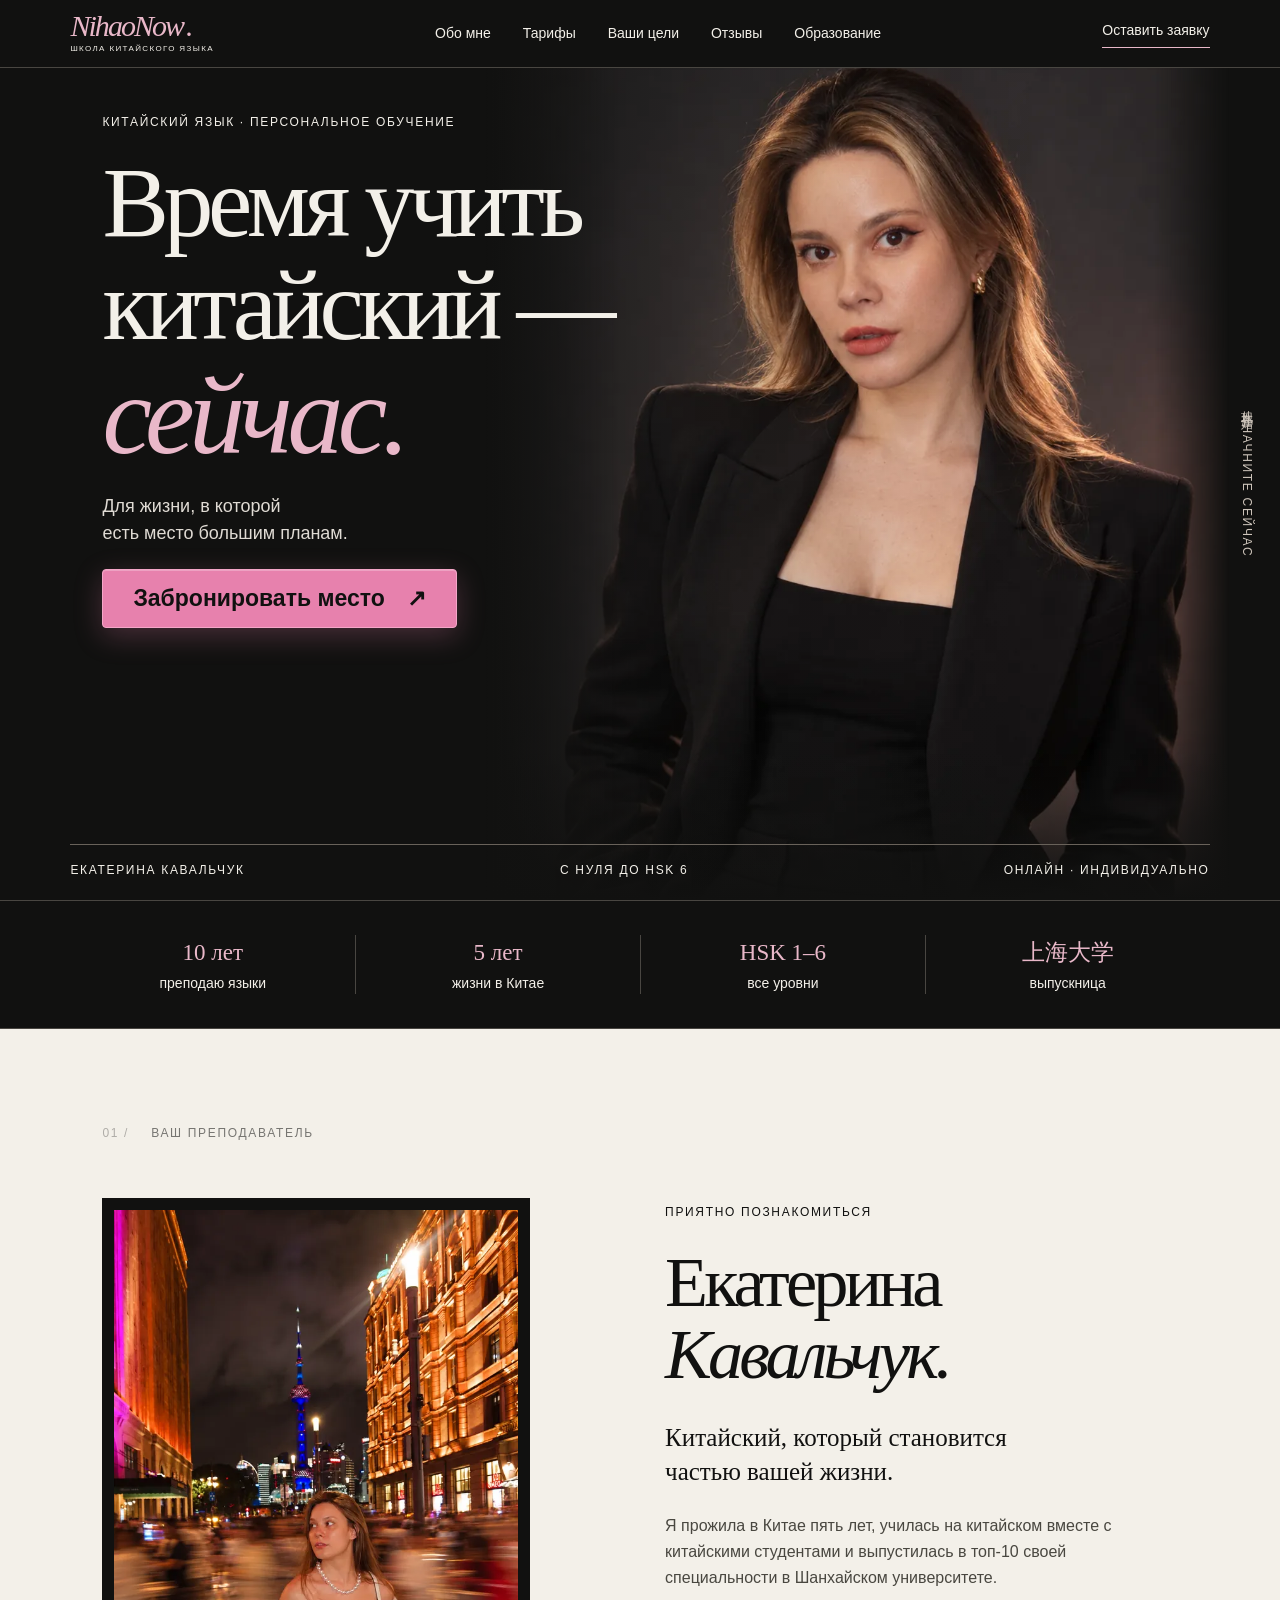
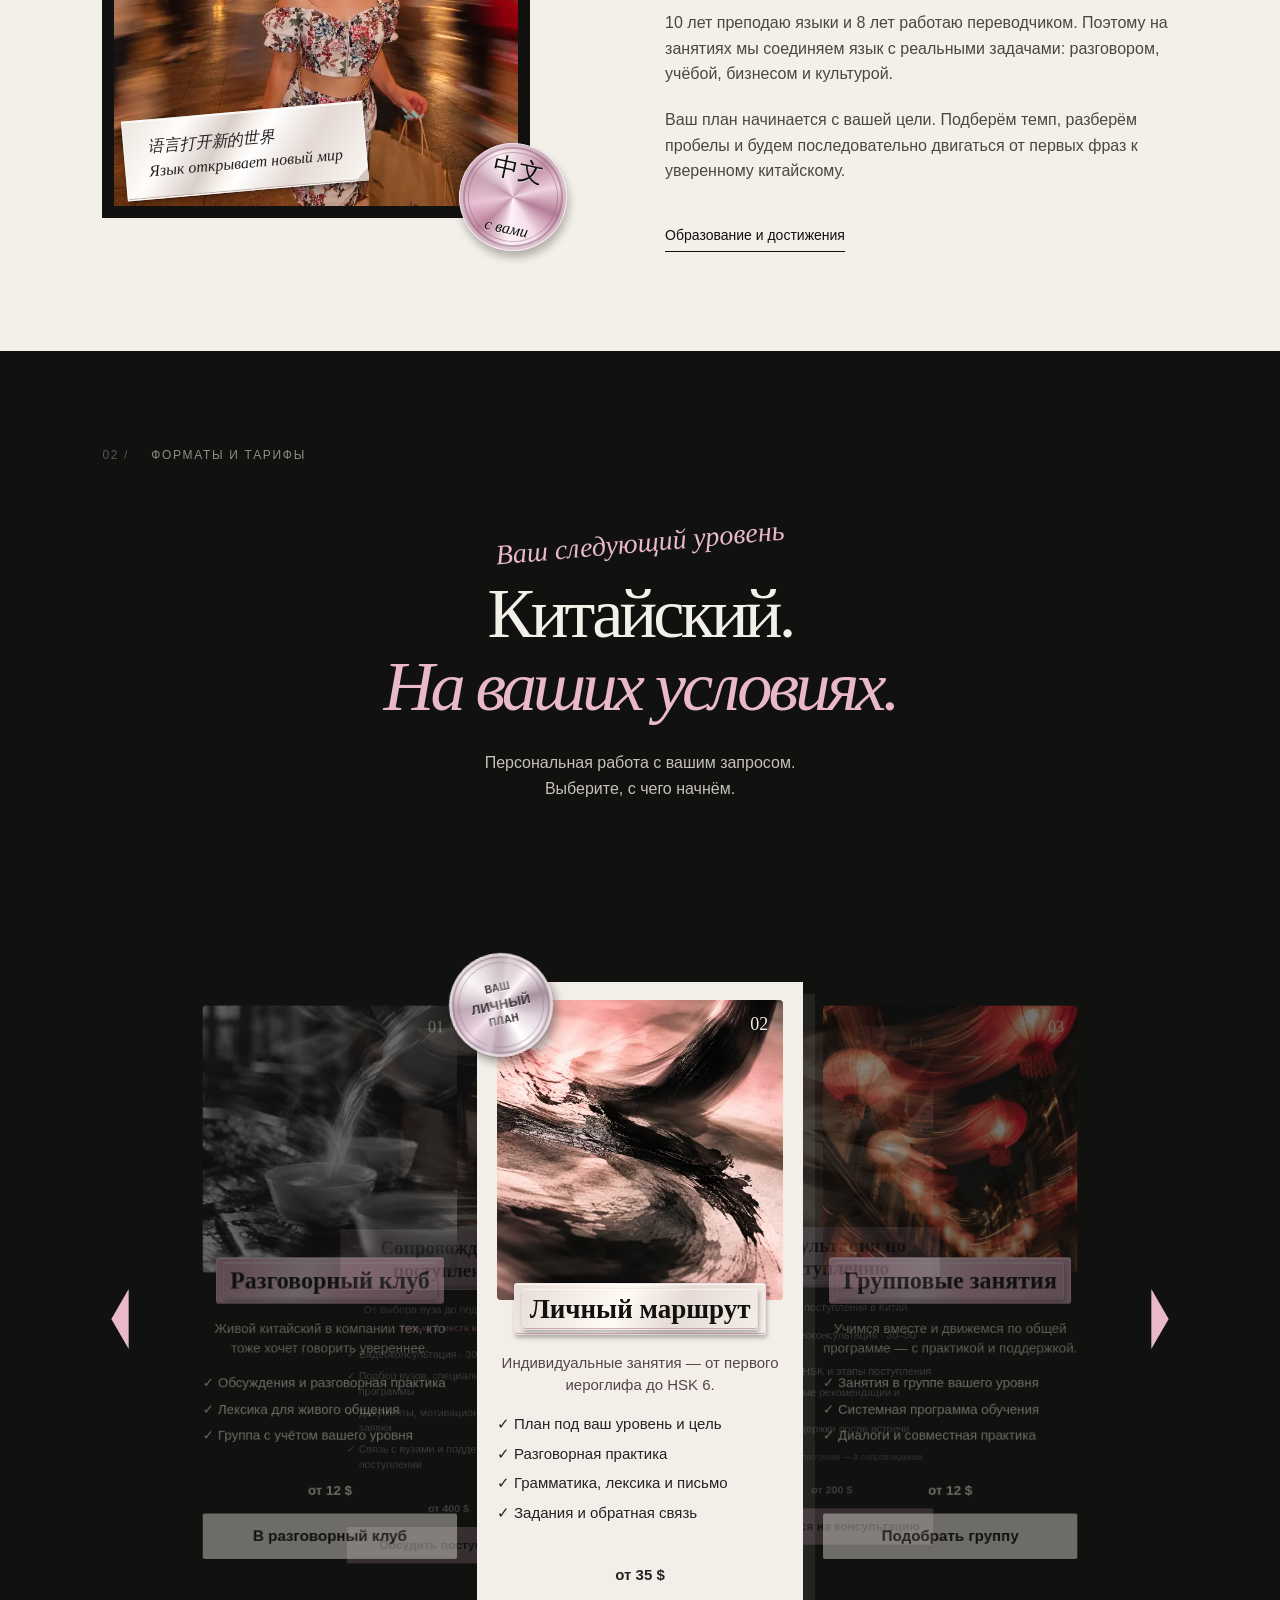
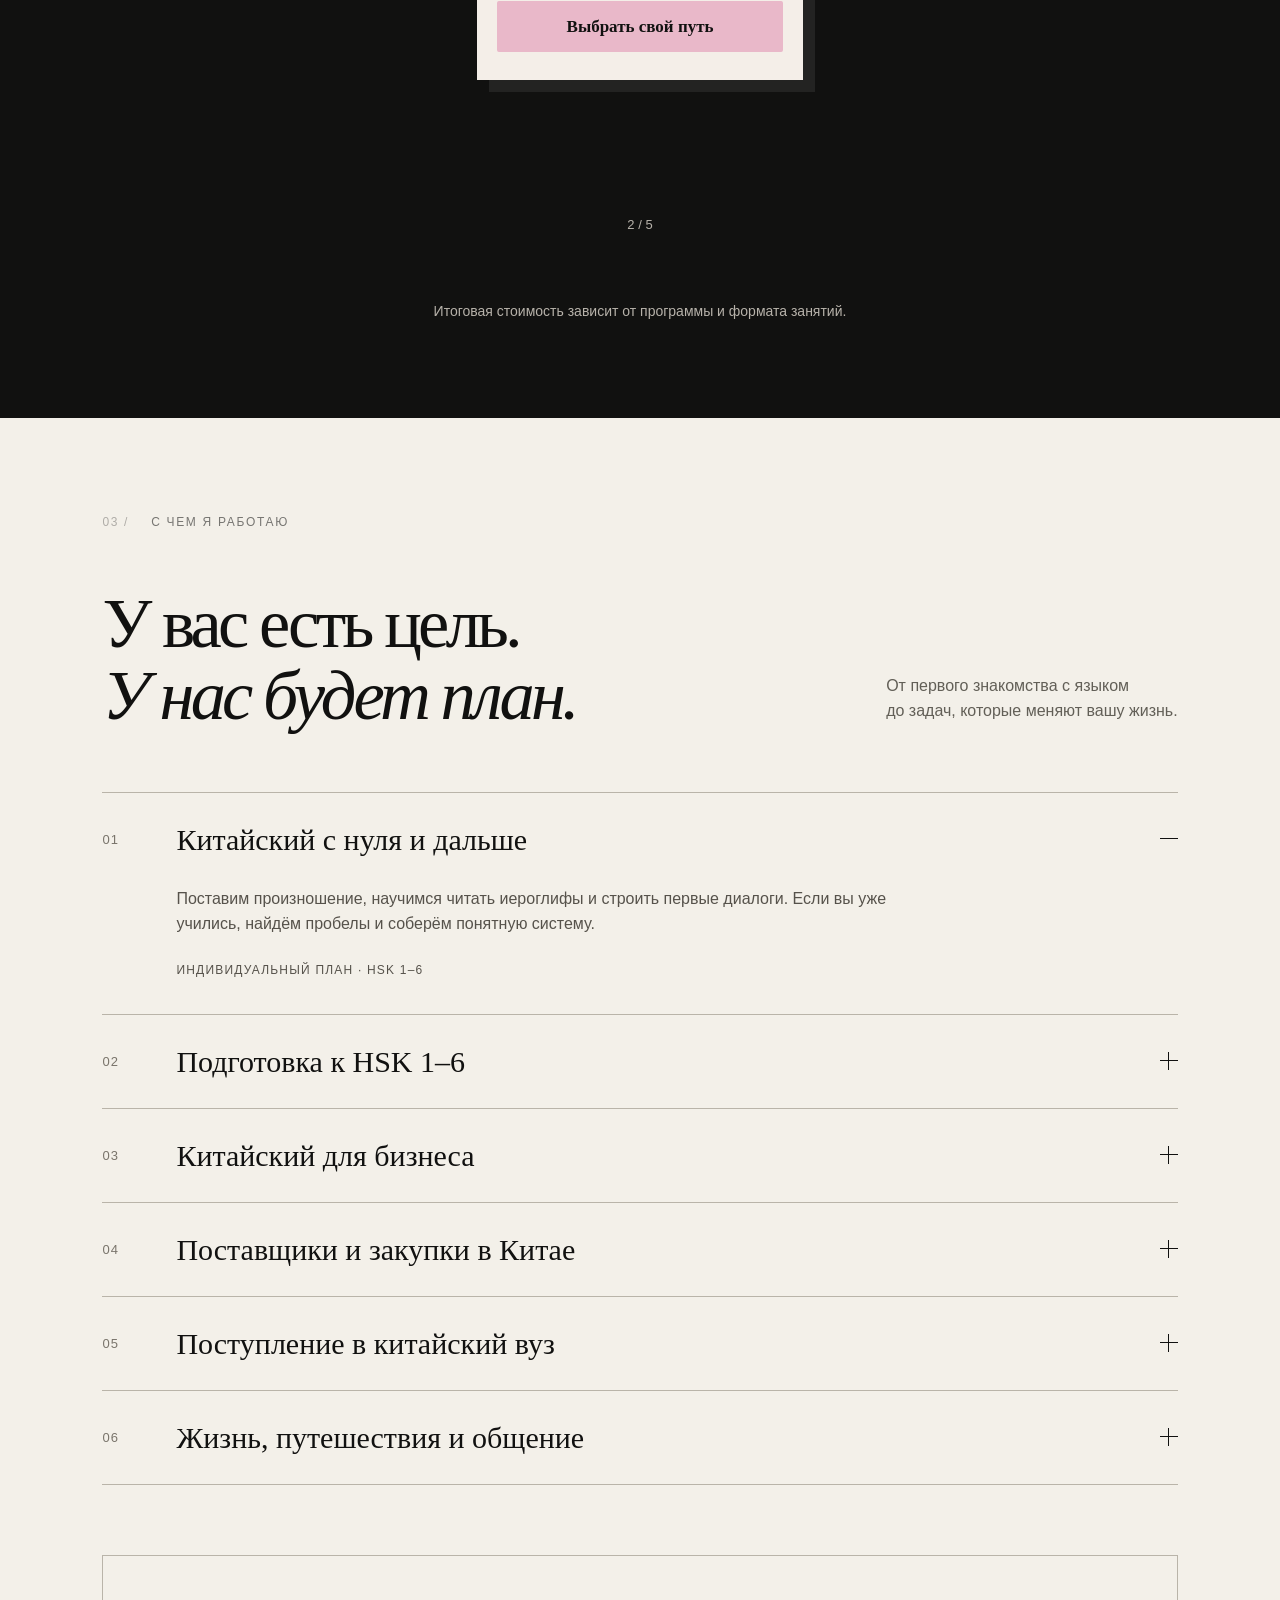
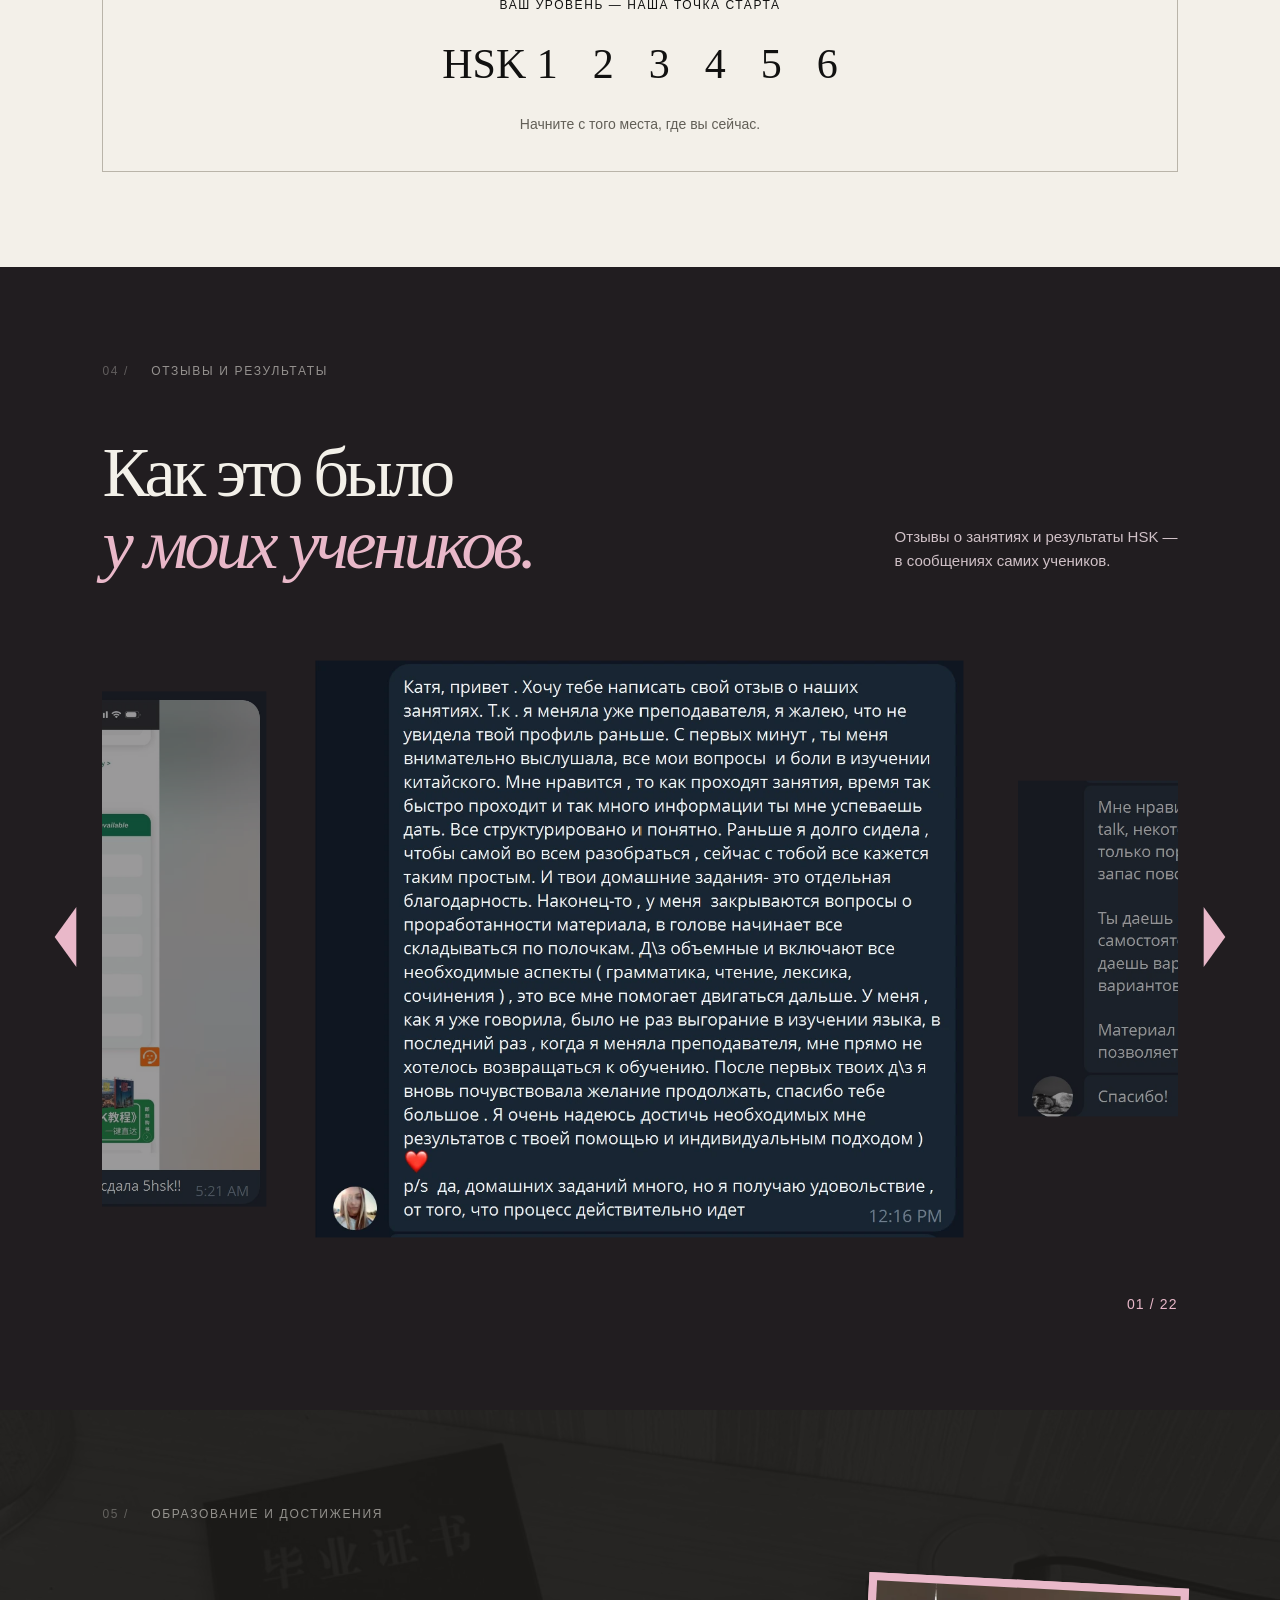
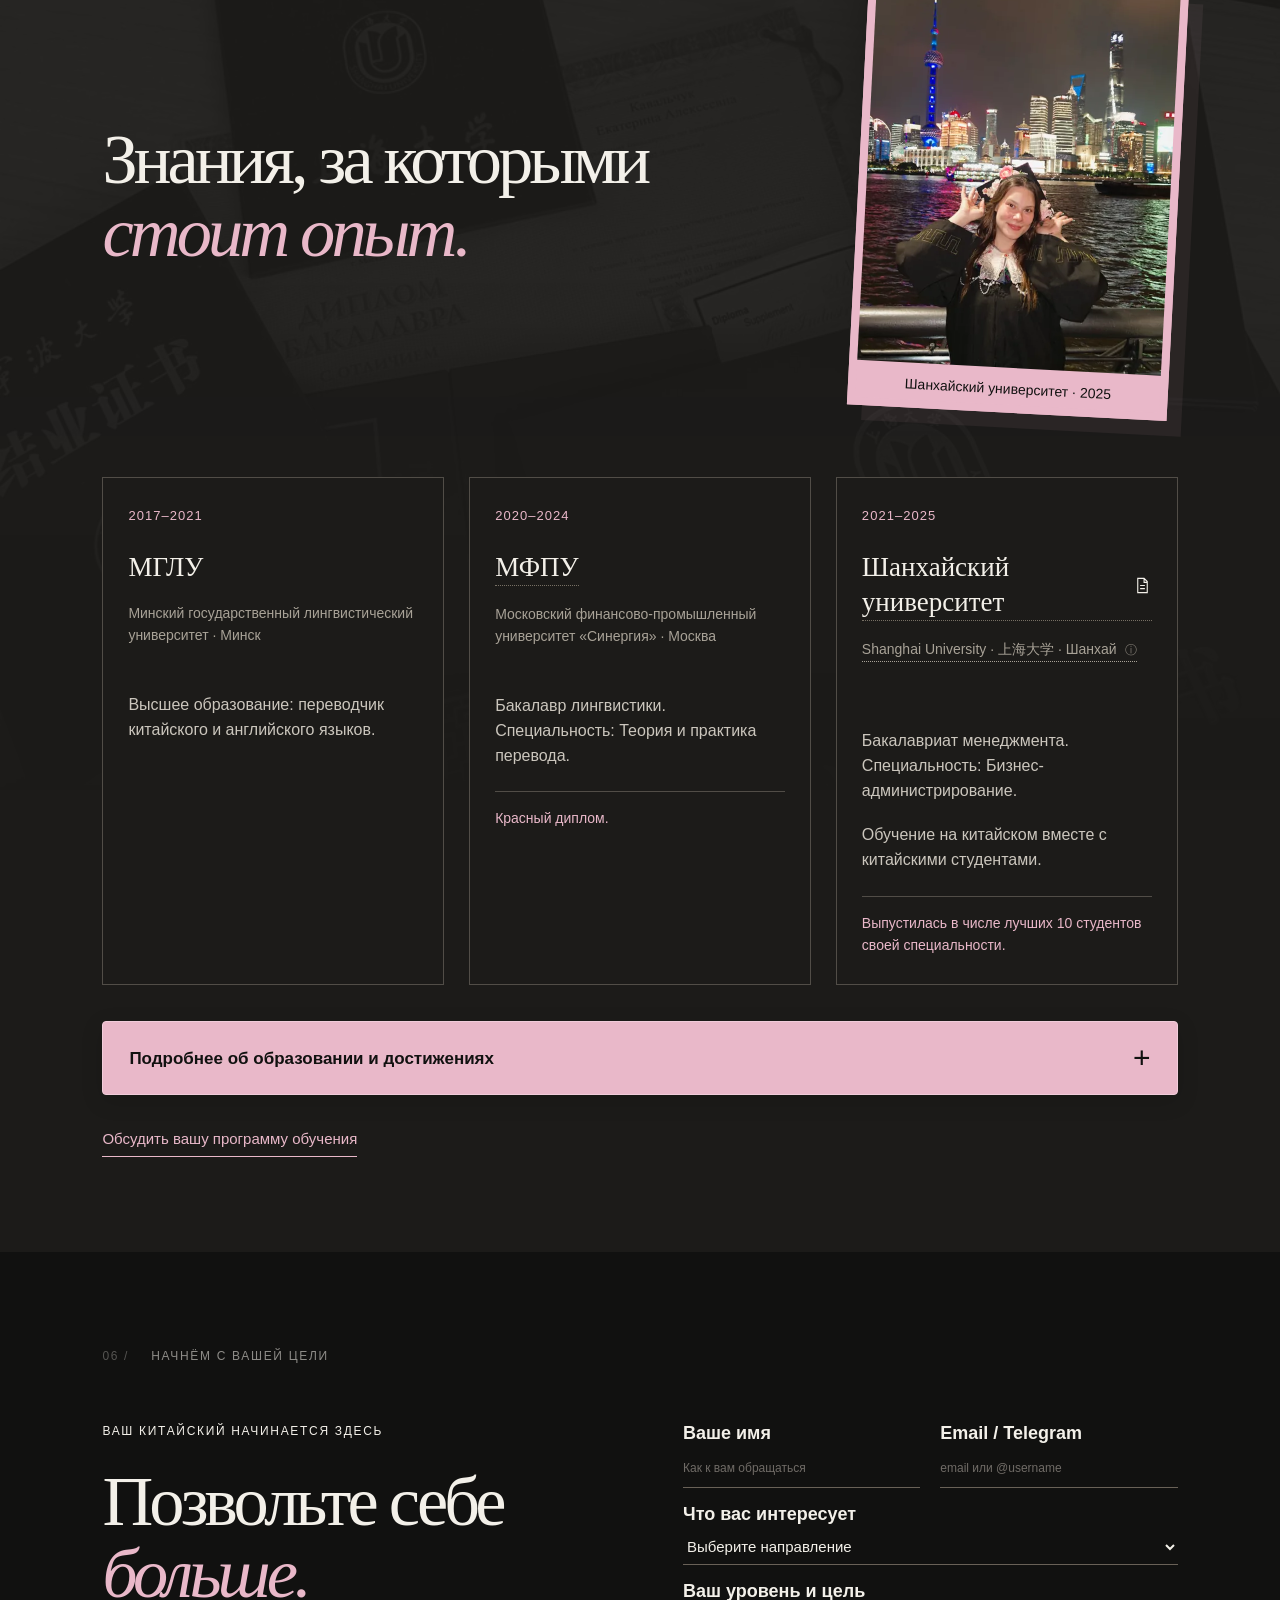
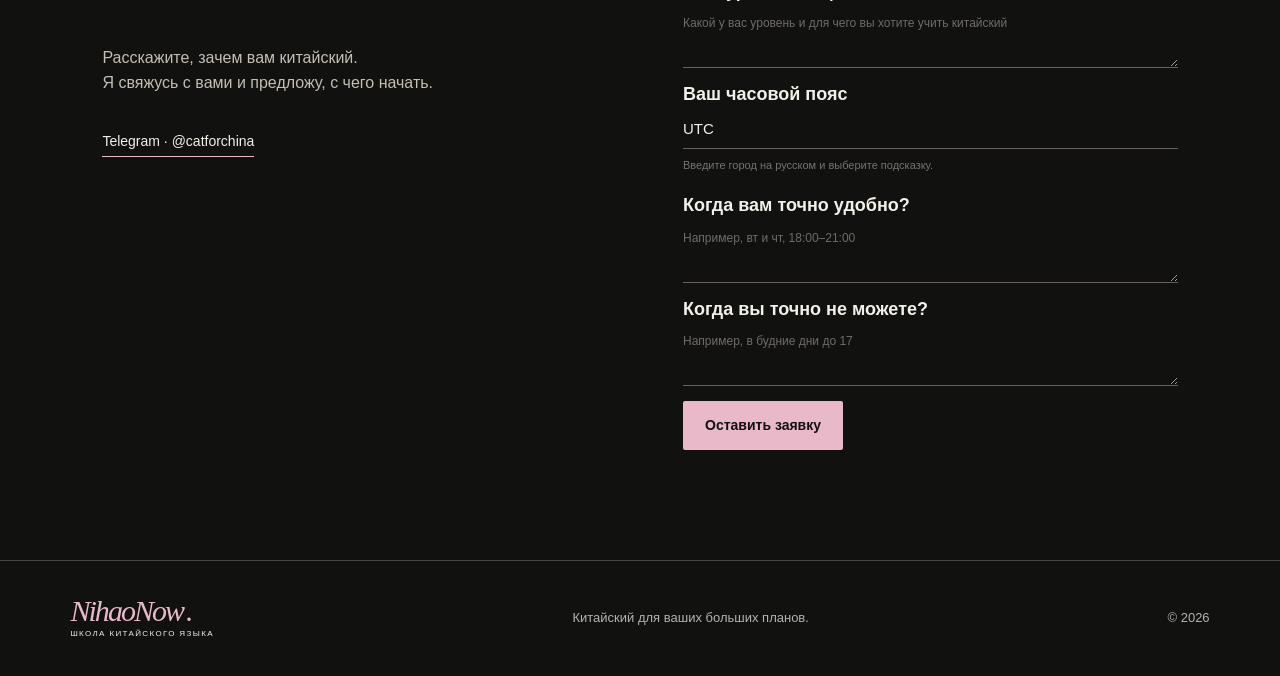
<file: index.html>
<!doctype html>
<html lang="ru"><head><meta charset="utf-8"><meta name="viewport" content="width=device-width,initial-scale=1"><title>NihaoNow — китайский с Екатериной Кавальчук</title><meta name="description" content="Персональное обучение китайскому языку с Екатериной Кавальчук. HSK 1–6, китайский для бизнеса, работы с поставщиками и поступления в университет."><meta name="theme-color" content="#111110"><link rel="icon" href="/favicon.svg" type="image/svg+xml"><link rel="preload" as="image" href="/assets/portrait-1024.49486974.webp" imagesrcset="/assets/portrait-640.66f6bb91.webp 640w, /assets/portrait-1024.49486974.webp 1024w" imagesizes="(max-width: 760px) 100vw, 58vw" fetchpriority="high"><link rel="stylesheet" href="/style.css?v=20261018"><script src="/content.js" defer></script><script src="/script.js" defer></script></head>
<body><header class="header"><a class="brand" href="#home" aria-label="NihaoNow — на главную" data-site-aria-label="text-349"><span class="school-logo" aria-label="NihaoNow" data-site-aria-label="text-350"><span class="school-wordmark"><span data-site-text="text-1">Nihao</span><span><span data-site-text="text-2">Now</span></span><i aria-hidden="true"><span data-site-text="text-3">.</span></i></span><span class="school-caption"><span data-site-text="text-4">ШКОЛА КИТАЙСКОГО ЯЗЫКА</span></span></span></a><nav aria-label="Основная навигация" data-site-aria-label="text-351"><a href="#about"><span data-site-text="text-5">Обо мне</span></a><a href="#rates"><span data-site-text="text-6">Тарифы</span></a><a href="#goals"><span data-site-text="text-7">Ваши цели</span></a><a href="#reviews"><span data-site-text="text-8">Отзывы</span></a><a href="#education"><span data-site-text="text-9">Образование</span></a></nav><a class="header-cta" href="#contact"><span data-site-text="text-10">Оставить заявку</span></a></header>
<main><section class="hero" id="home"><img class="hero-portrait" src="/assets/portrait-1024.49486974.webp" alt="Екатерина Кавальчук в чёрном жакете" width="1024" height="1536" fetchpriority="high" srcset="/assets/portrait-640.66f6bb91.webp 640w, /assets/portrait-1024.49486974.webp 1024w" sizes="(max-width: 760px) 100vw, 58vw"><div class="hero-shade"></div><div class="hero-content"><p class="eyebrow"><span data-site-text="text-11">КИТАЙСКИЙ ЯЗЫК · ПЕРСОНАЛЬНОЕ ОБУЧЕНИЕ</span></p><h1><span data-site-text="text-12">Время учить</span><br><span data-site-text="text-13">китайский —</span><br><em><span data-site-text="text-14">сейчас.</span></em></h1><p class="hero-intro"><span data-site-text="text-15">Для жизни, в которой</span><br><span data-site-text="text-16">есть место большим планам.</span></p><a class="button pink hero-booking" href="#contact"><span data-site-text="text-17">Забронировать место </span><span aria-hidden="true"><span data-site-text="text-18">↗</span></span></a></div><span class="hero-side"><span data-site-text="text-19">从现在开始 · НАЧНИТЕ СЕЙЧАС</span></span><div class="hero-bottom"><span><span data-site-text="text-20">ЕКАТЕРИНА КАВАЛЬЧУК</span></span><span><span data-site-text="text-21">С НУЛЯ ДО HSK 6</span></span><span><span data-site-text="text-22">ОНЛАЙН · ИНДИВИДУАЛЬНО</span></span></div></section>
<div class="credentials-strip"><span><b><span data-site-text="text-23">10 лет</span></b><span data-site-text="text-24"> преподаю языки</span></span><span><b><span data-site-text="text-25">5 лет</span></b><span data-site-text="text-26"> жизни в Китае</span></span><span><b><span data-site-text="text-27">HSK 1–6</span></b><span data-site-text="text-28"> все уровни</span></span><span><b><span data-site-text="text-29">上海大学</span></b><span data-site-text="text-30"> выпускница</span></span></div>
<section class="about section light" id="about"><div class="section-marker"><span><span data-site-text="text-31">01 /</span></span><span><span data-site-text="text-32">ВАШ ПРЕПОДАВАТЕЛЬ</span></span></div><div class="about-grid"><div class="about-visual"><img src="/assets/about-shanghai-motion-1024.bef6fe12.webp" alt="Екатерина Кавальчук в ночном Шанхае на фоне прохожих в движении" loading="lazy" width="1024" height="1536" srcset="/assets/about-shanghai-motion-640.f9fccf68.webp 640w, /assets/about-shanghai-motion-1024.bef6fe12.webp 1024w" sizes="(max-width: 760px) 100vw, 45vw"><span class="photo-note"><span data-site-text="text-33">语言打开新的世界</span><br><span data-site-text="text-34">Язык открывает новый мир</span></span><span class="about-seal"><span data-site-text="text-35">中文</span><br><small><span data-site-text="text-36">с вами</span></small></span></div><div class="about-copy"><p class="eyebrow"><span data-site-text="text-37">ПРИЯТНО ПОЗНАКОМИТЬСЯ</span></p><h2><span data-site-text="text-38">Екатерина</span><br><em><span data-site-text="text-39">Кавальчук.</span></em></h2><p class="lead"><span data-site-text="text-40">Китайский, который становится</span><br><span data-site-text="text-41">частью вашей жизни.</span></p><p><span data-site-text="text-42">Я прожила в Китае пять лет, училась на китайском вместе с китайскими студентами и выпустилась в топ-10 своей специальности в Шанхайском университете.</span></p><p><span data-site-text="text-43">10 лет преподаю языки и 8 лет работаю переводчиком. Поэтому на занятиях мы соединяем язык с реальными задачами: разговором, учёбой, бизнесом и культурой.</span></p><p><span data-site-text="text-44">Ваш план начинается с вашей цели. Подберём темп, разберём пробелы и будем последовательно двигаться от первых фраз к уверенному китайскому.</span></p><a class="text-link" href="#education"><span data-site-text="text-45">Образование и достижения</span></a></div></div></section>
<section class="rates section" id="rates"><div class="section-marker"><span><span data-site-text="text-46">02 /</span></span><span><span data-site-text="text-47">ФОРМАТЫ И ТАРИФЫ</span></span></div><div class="rates-heading"><p class="handwritten"><span data-site-text="text-48">Ваш следующий уровень</span></p><h2><span data-site-text="text-49">Китайский.</span><br><em><span data-site-text="text-50">На ваших условиях.</span></em></h2><p><span data-site-text="text-51">Персональная работа с вашим запросом.</span><br><span data-site-text="text-52">Выберите, с чего начнём.</span></p></div><div class="rate-carousel" tabindex="0" aria-label="Тарифы: листайте стрелками, прокруткой или свайпом"><div class="rate-cards"><article class="rate-card"><div class="rate-photo photo-one"><img src="/assets/conversation-tea-800.523f0c0c.webp" alt="" loading="lazy" srcset="/assets/conversation-tea-480.6ee06914.webp 480w, /assets/conversation-tea-800.523f0c0c.webp 800w" sizes="(max-width: 760px) 90vw, 380px"><span class="rate-number"><span data-site-text="text-53">01</span></span></div><h3><span><span data-site-text="text-54">Разговорный клуб</span></span></h3><p class="rate-description"><span data-site-text="text-55">Живой китайский в компании тех, кто тоже хочет говорить увереннее.</span></p><ul><li><span data-site-text="text-56">Обсуждения и разговорная практика</span></li><li><span data-site-text="text-57">Лексика для живого общения</span></li><li><span data-site-text="text-58">Группа с учётом вашего уровня</span></li></ul><p class="rate-price"><span data-site-text="text-59">от 12 $</span></p><a class="button white" href="#contact" data-plan="Разговорный клуб"><span data-site-text="text-60">В разговорный клуб</span></a></article><article class="rate-card featured"><span class="card-stamp"><span><span data-site-text="text-61">ВАШ</span></span><strong><span data-site-text="text-62">ЛИЧНЫЙ</span></strong><span><span data-site-text="text-63">ПЛАН</span></span></span><div class="rate-photo photo-two"><img src="/assets/individual-calligraphy-800.a5526c23.webp" alt="" loading="lazy" srcset="/assets/individual-calligraphy-480.4734b8e4.webp 480w, /assets/individual-calligraphy-800.a5526c23.webp 800w" sizes="(max-width: 760px) 90vw, 380px"><span class="rate-number"><span data-site-text="text-64">02</span></span></div><h3><span><span data-site-text="text-65">Личный маршрут</span></span></h3><p class="rate-description"><span data-site-text="text-66">Индивидуальные занятия — от первого иероглифа до HSK 6.</span></p><ul><li><span data-site-text="text-67">План под ваш уровень и цель</span></li><li><span data-site-text="text-68">Разговорная практика</span></li><li><span data-site-text="text-69">Грамматика, лексика и письмо</span></li><li><span data-site-text="text-70">Задания и обратная связь</span></li></ul><p class="rate-price"><span data-site-text="text-71">от 35 $</span></p><a class="button pink" href="#contact" data-plan="Личный маршрут"><span data-site-text="text-72">Выбрать свой путь</span></a></article><article class="rate-card"><div class="rate-photo photo-three"><img src="/assets/group-lanterns-800.1794f56f.webp" alt="" loading="lazy" srcset="/assets/group-lanterns-480.b10e7bf6.webp 480w, /assets/group-lanterns-800.1794f56f.webp 800w" sizes="(max-width: 760px) 90vw, 380px"><span class="rate-number"><span data-site-text="text-73">03</span></span></div><h3><span><span data-site-text="text-74">Групповые занятия</span></span></h3><p class="rate-description"><span data-site-text="text-75">Учимся вместе и движемся по общей программе — с практикой и поддержкой.</span></p><ul><li><span data-site-text="text-76">Занятия в группе вашего уровня</span></li><li><span data-site-text="text-77">Системная программа обучения</span></li><li><span data-site-text="text-78">Диалоги и совместная практика</span></li></ul><p class="rate-price"><span data-site-text="text-79">от 12 $</span></p><a class="button white" href="#contact" data-plan="Групповые занятия"><span data-site-text="text-80">Подобрать группу</span></a></article><article class="rate-card admission-card"><div class="rate-photo"><img src="/assets/admission-consultation-abstract-800.f6c86b7c.webp" alt="" loading="lazy" srcset="/assets/admission-consultation-abstract-480.55a95efd.webp 480w, /assets/admission-consultation-abstract-800.f6c86b7c.webp 800w" sizes="(max-width: 760px) 90vw, 380px"><span class="rate-number"><span data-site-text="text-412">04</span></span></div><h3><span><span data-site-text="text-413">Консультация по поступлению</span></span></h3><p class="rate-description"><span data-site-text="text-414">Ваш план поступления в Китай.</span></p><ul><li><span data-site-text="text-415">Личная видеоконсультация · 30–50 минут</span></li><li><span data-site-text="text-416">Стипендии, HSK и этапы поступления</span></li><li><span data-site-text="text-417">Персональные рекомендации и материалы</span></li><li><span data-site-text="text-418">Неделя поддержки после встречи</span></li></ul><p class="admission-note"><span data-site-text="text-419">Подбор вузов и программ — в сопровождении.</span></p><p class="rate-price"><span data-site-text="text-420">от 200 $</span></p><a class="button pink" href="#contact" data-plan="Консультация по поступлению"><span data-site-text="text-421">Записаться на консультацию</span></a></article><article class="rate-card admission-card"><div class="rate-photo"><img src="/assets/admission-support-abstract-800.1f01e56b.webp" alt="" loading="lazy" srcset="/assets/admission-support-abstract-480.cf9b8e97.webp 480w, /assets/admission-support-abstract-800.1f01e56b.webp 800w" sizes="(max-width: 760px) 90vw, 380px"><span class="rate-number"><span data-site-text="text-422">05</span></span></div><h3><span><span data-site-text="text-423">Сопровождение поступления</span></span></h3><p class="rate-description"><span data-site-text="text-424">От выбора вуза до подачи заявок.</span> <strong class="admission-limit"><span data-site-text="admission-year-limit">Только 2 места в год.</span></strong></p><ul><li><span data-site-text="text-425">Видеоконсультация · 30–50 минут</span></li><li><span data-site-text="text-426">Подбор вузов, специальности и программы</span></li><li><span data-site-text="text-427">Документы, мотивационное письмо и заявки</span></li><li><span data-site-text="text-428">Связь с вузами и поддержка при поступлении</span></li></ul><p class="rate-price"><span data-site-text="text-429">от 400 $</span></p><a class="button pink" href="#contact" data-plan="Сопровождение поступления"><span data-site-text="text-430">Обсудить поступление</span></a></article></div><div class="rate-navigation"><button type="button" id="rate-prev" aria-label="Предыдущий тариф"><svg preserveAspectRatio="none" viewBox="0 0 24 24" aria-hidden="true"><path d="M17 3 4 12l13 9Z"/></svg></button><span id="rate-position" aria-live="polite"></span><button type="button" id="rate-next" aria-label="Следующий тариф"><svg preserveAspectRatio="none" viewBox="0 0 24 24" aria-hidden="true"><path d="m7 3 13 9-13 9Z"/></svg></button></div></div><p class="rates-footnote"><span data-site-text="text-81">Итоговая стоимость зависит от программы и формата занятий.</span></p></section>
<section class="goals section light" id="goals"><div class="section-marker"><span><span data-site-text="text-82">03 /</span></span><span><span data-site-text="text-83">С ЧЕМ Я РАБОТАЮ</span></span></div><div class="goals-heading"><h2><span data-site-text="text-84">У вас есть цель.</span><br><em><span data-site-text="text-85">У нас будет план.</span></em></h2><p><span data-site-text="text-86">От первого знакомства с языком</span><br><span data-site-text="text-87">до задач, которые меняют вашу жизнь.</span></p></div><div class="goal-list"><details open><summary><span class="goal-index"><span data-site-text="text-88">01</span></span><span><span data-site-text="text-89">Китайский с нуля и дальше</span></span><span class="plus" aria-hidden="true"></span></summary><div class="goal-body"><p><span data-site-text="text-90">Поставим произношение, научимся читать иероглифы и строить первые диалоги. Если вы уже учились, найдём пробелы и соберём понятную систему.</span></p><span class="goal-tag"><span data-site-text="text-91">ИНДИВИДУАЛЬНЫЙ ПЛАН · HSK 1–6</span></span></div></details><details><summary><span class="goal-index"><span data-site-text="text-92">02</span></span><span><span data-site-text="text-93">Подготовка к HSK 1–6</span></span><span class="plus" aria-hidden="true"></span></summary><div class="goal-body"><p><span data-site-text="text-94">Лексика и грамматика нужного уровня, аудирование, чтение и письмо. Разберём формат заданий и будем практиковаться с учётом вашего экзамена и сроков.</span></p><span class="goal-tag"><span data-site-text="text-95">ЭКЗАМЕН · СИСТЕМА · ПРАКТИКА</span></span></div></details><details><summary><span class="goal-index"><span data-site-text="text-96">03</span></span><span><span data-site-text="text-97">Китайский для бизнеса</span></span><span class="plus" aria-hidden="true"></span></summary><div class="goal-body"><p><span data-site-text="text-98">Деловое общение, встречи, презентации и переговоры. Научимся выражать свои мысли точно и учитывать особенности общения с китайскими партнёрами.</span></p><span class="goal-tag"><span data-site-text="text-99">ПЕРЕГОВОРЫ · ДЕЛОВАЯ ПЕРЕПИСКА</span></span></div></details><details><summary><span class="goal-index"><span data-site-text="text-100">04</span></span><span><span data-site-text="text-101">Поставщики и закупки в Китае</span></span><span class="plus" aria-hidden="true"></span></summary><div class="goal-body"><p><span data-site-text="text-102">Запрос цены, характеристики товара, сроки, условия оплаты и поставки. Разберём лексику вашей сферы и потренируем общение с поставщиками на рабочих примерах.</span></p><span class="goal-tag"><span data-site-text="text-103">ТОВАРЫ · ЗАКАЗЫ · РАБОЧИЕ ДИАЛОГИ</span></span></div></details><details><summary><span class="goal-index"><span data-site-text="text-104">05</span></span><span><span data-site-text="text-105">Поступление в китайский вуз</span></span><span class="plus" aria-hidden="true"></span></summary><div class="goal-body"><p><span data-site-text="text-106">Языковая подготовка для учёбы на китайском: экзамен, собеседование, академическая лексика и повседневное общение. Мой собственный опыт обучения в Китае помогает подготовиться к новой среде.</span></p><span class="goal-tag"><span data-site-text="text-107">УНИВЕРСИТЕТ · АКАДЕМИЧЕСКИЙ КИТАЙСКИЙ</span></span></div></details><details><summary><span class="goal-index"><span data-site-text="text-108">06</span></span><span><span data-site-text="text-109">Жизнь, путешествия и общение</span></span><span class="plus" aria-hidden="true"></span></summary><div class="goal-body"><p><span data-site-text="text-110">Разговорный китайский для ваших ситуаций: знакомство, поездка, быт, работа и общение с друзьями. Развиваем понимание на слух и уверенность в разговоре.</span></p><span class="goal-tag"><span data-site-text="text-111">ЖИВОЙ ЯЗЫК · КУЛЬТУРА · УВЕРЕННОСТЬ</span></span></div></details></div><div class="hsk-band"><span><span data-site-text="text-112">ВАШ УРОВЕНЬ — НАША ТОЧКА СТАРТА</span></span><div><a href="#contact" class="hsk-level" data-hsk-level="1" aria-label="Мой уровень HSK 1, перейти к анкете" data-site-aria-label="text-352"><b><span data-site-text="text-113">HSK 1</span></b></a><a href="#contact" class="hsk-level" data-hsk-level="2" aria-label="Мой уровень HSK 2, перейти к анкете" data-site-aria-label="text-353"><b><span data-site-text="text-114">2</span></b></a><a href="#contact" class="hsk-level" data-hsk-level="3" aria-label="Мой уровень HSK 3, перейти к анкете" data-site-aria-label="text-354"><b><span data-site-text="text-115">3</span></b></a><a href="#contact" class="hsk-level" data-hsk-level="4" aria-label="Мой уровень HSK 4, перейти к анкете" data-site-aria-label="text-355"><b><span data-site-text="text-116">4</span></b></a><a href="#contact" class="hsk-level" data-hsk-level="5" aria-label="Мой уровень HSK 5, перейти к анкете" data-site-aria-label="text-356"><b><span data-site-text="text-117">5</span></b></a><a href="#contact" class="hsk-level" data-hsk-level="6" aria-label="Мой уровень HSK 6, перейти к анкете" data-site-aria-label="text-357"><b><span data-site-text="text-118">6</span></b></a></div><p><span data-site-text="text-119">Начните с того места, где вы сейчас.</span></p></div></section>
<section class="reviews section" id="reviews" aria-labelledby="reviews-title"><div class="section-marker"><span><span data-site-text="text-120">04 /</span></span><span><span data-site-text="text-121">ОТЗЫВЫ И РЕЗУЛЬТАТЫ</span></span></div><div class="reviews-heading"><h2 id="reviews-title"><span data-site-text="text-122">Как это было</span><br><em><span data-site-text="text-123">у моих учеников.</span></em></h2><p><span data-site-text="text-124">Отзывы о занятиях и результаты HSK —</span><br><span data-site-text="text-125">в сообщениях самих учеников.</span></p></div><div class="review-gallery"><div class="review-track" tabindex="0" aria-label="Карусель отзывов. Можно перелистывать кнопками, клавишами или свайпом" data-site-aria-label="text-358"><article class="review-card"><div class="review-meta"><span><span data-site-text="text-126">ОТЗЫВ / РЕЗУЛЬТАТ</span></span><span><span data-site-text="text-127">01</span></span></div><button class="review-open" type="button" data-review="/assets/reviews/review-01-avatar-982.5e4179a0.webp" data-review-number="1" aria-label="Увеличить скриншот 1" data-site-aria-label="text-359"><img src="/assets/reviews/review-01-avatar-982.5e4179a0.webp" alt="Отзыв ученика или результат экзамена HSK, скриншот 1" width="982" height="874" loading="lazy"><span><span data-site-text="text-128">Увеличить для чтения</span></span></button></article><article class="review-card"><div class="review-meta"><span><span data-site-text="text-129">ОТЗЫВ / РЕЗУЛЬТАТ</span></span><span><span data-site-text="text-130">02</span></span></div><button class="review-open" type="button" data-review="/assets/reviews/review-02-968.7f1bbd8e.webp" data-review-number="2" aria-label="Увеличить скриншот 2" data-site-aria-label="text-360"><img src="/assets/reviews/review-02-968.7f1bbd8e.webp" alt="Отзыв ученика или результат экзамена HSK, скриншот 2" width="968" height="544" loading="lazy"><span><span data-site-text="text-131">Увеличить для чтения</span></span></button></article><article class="review-card"><div class="review-meta"><span><span data-site-text="text-132">ОТЗЫВ / РЕЗУЛЬТАТ</span></span><span><span data-site-text="text-133">03</span></span></div><button class="review-open" type="button" data-review="/assets/reviews/review-03-956.a5e9ce06.webp" data-review-number="3" aria-label="Увеличить скриншот 3" data-site-aria-label="text-361"><img src="/assets/reviews/review-03-956.a5e9ce06.webp" alt="Отзыв ученика или результат экзамена HSK, скриншот 3" width="956" height="586" loading="lazy"><span><span data-site-text="text-134">Увеличить для чтения</span></span></button></article><article class="review-card"><div class="review-meta"><span><span data-site-text="text-135">ОТЗЫВ / РЕЗУЛЬТАТ</span></span><span><span data-site-text="text-136">04</span></span></div><button class="review-open" type="button" data-review="/assets/reviews/review-04-avatar-952.0ea6c5c4.webp" data-review-number="4" aria-label="Увеличить скриншот 4" data-site-aria-label="text-362"><img src="/assets/reviews/review-04-avatar-952.0ea6c5c4.webp" alt="Отзыв ученика или результат экзамена HSK, скриншот 4" width="952" height="1114" loading="lazy"><span><span data-site-text="text-137">Увеличить для чтения</span></span></button></article><article class="review-card"><div class="review-meta"><span><span data-site-text="text-138">ОТЗЫВ / РЕЗУЛЬТАТ</span></span><span><span data-site-text="text-139">05</span></span></div><button class="review-open" type="button" data-review="/assets/reviews/review-05-966.8f8f8448.webp" data-review-number="5" aria-label="Увеличить скриншот 5" data-site-aria-label="text-363"><img src="/assets/reviews/review-05-966.8f8f8448.webp" alt="Отзыв ученика или результат экзамена HSK, скриншот 5" width="966" height="691" loading="lazy"><span><span data-site-text="text-140">Увеличить для чтения</span></span></button></article><article class="review-card"><div class="review-meta"><span><span data-site-text="text-141">ОТЗЫВ / РЕЗУЛЬТАТ</span></span><span><span data-site-text="text-142">06</span></span></div><button class="review-open" type="button" data-review="/assets/reviews/review-06-974.bd43c369.webp" data-review-number="6" aria-label="Увеличить скриншот 6" data-site-aria-label="text-364"><img src="/assets/reviews/review-06-974.bd43c369.webp" alt="Отзыв ученика или результат экзамена HSK, скриншот 6" width="974" height="267" loading="lazy"><span><span data-site-text="text-143">Увеличить для чтения</span></span></button></article><article class="review-card"><div class="review-meta"><span><span data-site-text="text-144">ОТЗЫВ / РЕЗУЛЬТАТ</span></span><span><span data-site-text="text-145">07</span></span></div><button class="review-open" type="button" data-review="/assets/reviews/review-07-977.61ff607c.webp" data-review-number="7" aria-label="Увеличить скриншот 7" data-site-aria-label="text-365"><img src="/assets/reviews/review-07-977.61ff607c.webp" alt="Отзыв ученика или результат экзамена HSK, скриншот 7" width="977" height="563" loading="lazy"><span><span data-site-text="text-146">Увеличить для чтения</span></span></button></article><article class="review-card"><div class="review-meta"><span><span data-site-text="text-147">ОТЗЫВ / РЕЗУЛЬТАТ</span></span><span><span data-site-text="text-148">08</span></span></div><button class="review-open" type="button" data-review="/assets/reviews/review-08-1284.0a48ff55.webp" data-review-number="8" aria-label="Увеличить скриншот 8" data-site-aria-label="text-366"><img src="/assets/reviews/review-08-1284.0a48ff55.webp" alt="Отзыв ученика или результат экзамена HSK, скриншот 8" width="1284" height="1307" loading="lazy"><span><span data-site-text="text-149">Увеличить для чтения</span></span></button></article><article class="review-card"><div class="review-meta"><span><span data-site-text="text-150">ОТЗЫВ / РЕЗУЛЬТАТ</span></span><span><span data-site-text="text-151">09</span></span></div><button class="review-open" type="button" data-review="/assets/reviews/review-09-1284.145bc7f1.webp" data-review-number="9" aria-label="Увеличить скриншот 9" data-site-aria-label="text-367"><img src="/assets/reviews/review-09-1284.145bc7f1.webp" alt="Отзыв ученика или результат экзамена HSK, скриншот 9" width="1284" height="1251" loading="lazy"><span><span data-site-text="text-152">Увеличить для чтения</span></span></button></article><article class="review-card"><div class="review-meta"><span><span data-site-text="text-153">ОТЗЫВ / РЕЗУЛЬТАТ</span></span><span><span data-site-text="text-154">10</span></span></div><button class="review-open" type="button" data-review="/assets/reviews/review-10-1284.9dda824a.webp" data-review-number="10" aria-label="Увеличить скриншот 10" data-site-aria-label="text-368"><img src="/assets/reviews/review-10-1284.9dda824a.webp" alt="Отзыв ученика или результат экзамена HSK, скриншот 10" width="1284" height="1386" loading="lazy"><span><span data-site-text="text-155">Увеличить для чтения</span></span></button></article><article class="review-card"><div class="review-meta"><span><span data-site-text="text-156">ОТЗЫВ / РЕЗУЛЬТАТ</span></span><span><span data-site-text="text-157">11</span></span></div><button class="review-open" type="button" data-review="/assets/reviews/review-11-971.06381165.webp" data-review-number="11" aria-label="Увеличить скриншот 11" data-site-aria-label="text-369"><img src="/assets/reviews/review-11-971.06381165.webp" alt="Отзыв ученика или результат экзамена HSK, скриншот 11" width="971" height="775" loading="lazy"><span><span data-site-text="text-158">Увеличить для чтения</span></span></button></article><article class="review-card"><div class="review-meta"><span><span data-site-text="text-159">ОТЗЫВ / РЕЗУЛЬТАТ</span></span><span><span data-site-text="text-160">12</span></span></div><button class="review-open" type="button" data-review="/assets/reviews/review-12-982.daf81070.webp" data-review-number="12" aria-label="Увеличить скриншот 12" data-site-aria-label="text-370"><img src="/assets/reviews/review-12-982.daf81070.webp" alt="Отзыв ученика или результат экзамена HSK, скриншот 12" width="982" height="247" loading="lazy"><span><span data-site-text="text-161">Увеличить для чтения</span></span></button></article><article class="review-card"><div class="review-meta"><span><span data-site-text="text-162">ОТЗЫВ / РЕЗУЛЬТАТ</span></span><span><span data-site-text="text-163">13</span></span></div><button class="review-open" type="button" data-review="/assets/reviews/review-13-961.d492f37f.webp" data-review-number="13" aria-label="Увеличить скриншот 13" data-site-aria-label="text-371"><img src="/assets/reviews/review-13-961.d492f37f.webp" alt="Отзыв ученика или результат экзамена HSK, скриншот 13" width="961" height="369" loading="lazy"><span><span data-site-text="text-164">Увеличить для чтения</span></span></button></article><article class="review-card"><div class="review-meta"><span><span data-site-text="text-165">ОТЗЫВ / РЕЗУЛЬТАТ</span></span><span><span data-site-text="text-166">14</span></span></div><button class="review-open" type="button" data-review="/assets/reviews/review-14-955.8dc0c4ec.webp" data-review-number="14" aria-label="Увеличить скриншот 14" data-site-aria-label="text-372"><img src="/assets/reviews/review-14-955.8dc0c4ec.webp" alt="Отзыв ученика или результат экзамена HSK, скриншот 14" width="955" height="403" loading="lazy"><span><span data-site-text="text-167">Увеличить для чтения</span></span></button></article><article class="review-card"><div class="review-meta"><span><span data-site-text="text-168">ОТЗЫВ / РЕЗУЛЬТАТ</span></span><span><span data-site-text="text-169">15</span></span></div><button class="review-open" type="button" data-review="/assets/reviews/review-15-946.c519d082.webp" data-review-number="15" aria-label="Увеличить скриншот 15" data-site-aria-label="text-373"><img src="/assets/reviews/review-15-946.c519d082.webp" alt="Отзыв ученика или результат экзамена HSK, скриншот 15" width="946" height="606" loading="lazy"><span><span data-site-text="text-170">Увеличить для чтения</span></span></button></article><article class="review-card"><div class="review-meta"><span><span data-site-text="text-171">ОТЗЫВ / РЕЗУЛЬТАТ</span></span><span><span data-site-text="text-172">16</span></span></div><button class="review-open" type="button" data-review="/assets/reviews/review-16-951.5e5991e5.webp" data-review-number="16" aria-label="Увеличить скриншот 16" data-site-aria-label="text-374"><img src="/assets/reviews/review-16-951.5e5991e5.webp" alt="Отзыв ученика или результат экзамена HSK, скриншот 16" width="951" height="888" loading="lazy"><span><span data-site-text="text-173">Увеличить для чтения</span></span></button></article><article class="review-card"><div class="review-meta"><span><span data-site-text="text-174">ОТЗЫВ / РЕЗУЛЬТАТ</span></span><span><span data-site-text="text-175">17</span></span></div><button class="review-open" type="button" data-review="/assets/reviews/review-17-960.a8febebb.webp" data-review-number="17" aria-label="Увеличить скриншот 17" data-site-aria-label="text-375"><img src="/assets/reviews/review-17-960.a8febebb.webp" alt="Отзыв ученика или результат экзамена HSK, скриншот 17" width="960" height="558" loading="lazy"><span><span data-site-text="text-176">Увеличить для чтения</span></span></button></article><article class="review-card"><div class="review-meta"><span><span data-site-text="text-177">ОТЗЫВ / РЕЗУЛЬТАТ</span></span><span><span data-site-text="text-178">18</span></span></div><button class="review-open" type="button" data-review="/assets/reviews/review-18-954.22d96d00.webp" data-review-number="18" aria-label="Увеличить скриншот 18" data-site-aria-label="text-376"><img src="/assets/reviews/review-18-954.22d96d00.webp" alt="Отзыв ученика или результат экзамена HSK, скриншот 18" width="954" height="765" loading="lazy"><span><span data-site-text="text-179">Увеличить для чтения</span></span></button></article><article class="review-card"><div class="review-meta"><span><span data-site-text="text-180">ОТЗЫВ / РЕЗУЛЬТАТ</span></span><span><span data-site-text="text-181">19</span></span></div><button class="review-open" type="button" data-review="/assets/reviews/review-19-943.f37c7742.webp" data-review-number="19" aria-label="Увеличить скриншот 19" data-site-aria-label="text-377"><img src="/assets/reviews/review-19-943.f37c7742.webp" alt="Отзыв ученика или результат экзамена HSK, скриншот 19" width="943" height="564" loading="lazy"><span><span data-site-text="text-182">Увеличить для чтения</span></span></button></article><article class="review-card"><div class="review-meta"><span><span data-site-text="text-183">ОТЗЫВ / РЕЗУЛЬТАТ</span></span><span><span data-site-text="text-184">20</span></span></div><button class="review-open" type="button" data-review="/assets/reviews/review-20-avatar-950.59381227.webp" data-review-number="20" aria-label="Увеличить скриншот 20" data-site-aria-label="text-378"><img src="/assets/reviews/review-20-avatar-950.59381227.webp" alt="Отзыв ученика или результат экзамена HSK, скриншот 20" width="950" height="226" loading="lazy"><span><span data-site-text="text-185">Увеличить для чтения</span></span></button></article><article class="review-card"><div class="review-meta"><span><span data-site-text="text-186">ОТЗЫВ / РЕЗУЛЬТАТ</span></span><span><span data-site-text="text-187">21</span></span></div><button class="review-open" type="button" data-review="/assets/reviews/review-21-avatar-970.c838ed6a.webp" data-review-number="21" aria-label="Увеличить скриншот 21" data-site-aria-label="text-379"><img src="/assets/reviews/review-21-avatar-970.c838ed6a.webp" alt="Отзыв ученика или результат экзамена HSK, скриншот 21" width="970" height="232" loading="lazy"><span><span data-site-text="text-188">Увеличить для чтения</span></span></button></article><article class="review-card"><div class="review-meta"><span><span data-site-text="text-189">ОТЗЫВ / РЕЗУЛЬТАТ</span></span><span><span data-site-text="text-190">22</span></span></div><button class="review-open" type="button" data-review="/assets/reviews/review-22-avatar-874.c009f96b.webp" data-review-number="22" aria-label="Увеличить скриншот 22" data-site-aria-label="text-380"><img src="/assets/reviews/review-22-avatar-874.c009f96b.webp" alt="Отзыв ученика или результат экзамена HSK, скриншот 22" width="874" height="944" loading="lazy"><span><span data-site-text="text-191">Увеличить для чтения</span></span></button></article></div><button class="review-arrow review-arrow-prev" id="review-prev" type="button" aria-label="Предыдущие отзывы" disabled data-site-aria-label="text-381"><svg preserveAspectRatio="none" viewBox="0 0 24 24" aria-hidden="true"><path d="M17 3 4 12l13 9Z"/></path></svg></button><button class="review-arrow review-arrow-next" id="review-next" type="button" aria-label="Следующие отзывы" data-site-aria-label="text-382"><svg preserveAspectRatio="none" viewBox="0 0 24 24" aria-hidden="true"><path d="m7 3 13 9-13 9Z"/></path></svg></button></div><div class="review-controls"><span id="review-position" aria-live="polite"><span data-site-text="text-192">01 / 22</span></span></div></section><section class="education section" id="education"><div class="education-backdrop" aria-hidden="true"><img src="/assets/education-diplomas-960.b76f2625.webp" alt="" loading="lazy" width="960" height="1280"></div><div class="section-marker"><span><span data-site-text="text-193">05 /</span></span><span data-t="educationLabel"><span data-site-text="text-194">ОБРАЗОВАНИЕ И ДОСТИЖЕНИЯ</span></span></div><div class="section-heading education-intro"><h2 data-t="educationTitle"><span data-site-text="text-195">Знания, за которыми</span><br><em><span data-site-text="text-196">стоит опыт.</span></em></h2><figure class="graduation-photo"><img src="/assets/graduation-shanghai-800.be3d485a.webp" alt="Екатерина Кавальчук в выпускной мантии на фоне ночного Шанхая" loading="lazy" width="1365" height="2048" srcset="/assets/graduation-shanghai-480.156e84fa.webp 480w, /assets/graduation-shanghai-800.be3d485a.webp 800w" sizes="(max-width: 760px) 90vw, 400px"><figcaption><span data-site-text="text-383">Шанхайский университет · 2025</span></figcaption></figure></div><div class="education-cards"><article><span class="education-date"><span data-site-text="text-197">2017–2021</span></span><h3 data-t="uniTitle0"><span data-site-text="text-198">МГЛУ</span></h3><p data-t="uniSubtitle0" class="university-subtitle"><span data-site-text="text-199">Минский государственный лингвистический университет · Минск</span></p><p data-t="uniBody0"><span data-site-text="text-200">Высшее образование: переводчик китайского и английского языков.</span></p></article><article data-document-hover="synergy"><span class="education-date"><span data-site-text="text-201">2020–2024</span></span><h3><button type="button" class="document-trigger" data-document-open="synergy" aria-controls="document-hover-preview" aria-expanded="false"><span data-t="uniTitle1"><span data-site-text="text-202">МФПУ</span></span></button></h3><p data-t="uniSubtitle1" class="university-subtitle"><span data-site-text="text-203">Московский финансово-промышленный университет «Синергия» · Москва</span></p><p data-t="uniBody1"><span data-site-text="text-204">Бакалавр лингвистики. Специальность: Теория и практика перевода.</span></p><p data-t="uniOutcome1" class="education-outcome"><span data-site-text="text-205">Красный диплом.</span></p></article><article data-document-hover="shanghai"><span class="education-date"><span data-site-text="text-206">2021–2025</span></span><h3 class="document-heading"><button class="document-trigger" type="button" data-document-open="shanghai" aria-controls="document-hover-preview" aria-expanded="false"><span data-t="uniTitle2"><span data-site-text="text-207">Шанхайский университет</span></span><svg viewBox="0 0 24 24" aria-hidden="true"><path d="M6 3h8l4 4v14H6zM14 3v5h4M9 12h6M9 16h6" fill="none" stroke="currentColor" stroke-width="1.4"/></path></svg></button></h3><p data-t="uniSubtitle2" class="university-subtitle"><button class="organization-trigger" type="button" data-organization="shanghai" aria-controls="organization-preview" aria-expanded="false"><span data-site-text="text-208">Shanghai University · 上海大学 · Шанхай</span><span aria-hidden="true" class="organization-info"><span data-site-text="text-209">ⓘ</span></span></button></p><p data-t="uniBody2"><span data-site-text="text-210">Бакалавриат менеджмента. Специальность: Бизнес-администрирование.</span></p><p><span data-site-text="edu-shanghai-language">Обучение на китайском вместе с китайскими студентами.</span></p><p data-t="uniOutcome2" class="education-outcome"><span data-site-text="text-211">Выпустилась в числе лучших 10 студентов своей специальности.</span></p></article></div><details class="education-details"><summary><span><span data-site-text="text-212">Подробнее об образовании и достижениях</span></span><span class="education-expand-icon" aria-hidden="true"><span data-site-text="text-213">+</span></span></summary><div class="education-expanded"><section class="education-detail-group"><h3 data-t="eduGroup0"><span data-site-text="text-230">Высшее образование</span></h3>
<article><span class="education-date"><span data-site-text="mizoram-masters-year">2026–…</span></span><div><h4><span data-site-text="mizoram-masters-title">Университет Мизорам (Mizoram University), Индия</span></h4><ul><li><span data-site-text="mizoram-masters-program">Магистратура в области образования</span></li></ul></div></article>
<article><span class="education-date"><span data-site-text="synergy-masters-year">2025–…</span></span><div><h4><span data-site-text="synergy-masters-title">Московский финансово-промышленный университет «Синергия»</span></h4><ul><li><span data-site-text="synergy-masters-program">Магистратура · Менеджмент в образовании</span></li></ul></div></article>
<article data-document-hover="shanghai"><span class="education-date"><span data-site-text="text-238">2021–2025</span></span><div><h4 class="document-heading"><button class="document-trigger" type="button" data-document-open="shanghai" aria-controls="document-hover-preview" aria-expanded="false"><span data-t="eduDetail0_2Title"><span data-site-text="text-239">Шанхайский университет (Shanghai University), Шанхай</span></span><svg viewBox="0 0 24 24" aria-hidden="true"><path d="M6 3h8l4 4v14H6zM14 3v5h4M9 12h6M9 16h6" fill="none" stroke="currentColor" stroke-width="1.4"/></path></svg></button></h4><ul><li data-t="eduDetail0_2_0"><span data-site-text="text-240">Бакалавриат менеджмента (BBA). Специальность: Бизнес-администрирование.</span></li><li data-t="eduDetail0_2_1"><span data-site-text="text-241">Обучение на китайском вместе с китайскими студентами, на равных условиях.</span></li><li data-t="eduDetail0_2_2"><span data-site-text="text-242">Выпустилась в числе лучших 10 студентов своей специальности.</span></li><li data-t="eduDetail0_2_3"><span data-site-text="text-243">Обучение по конкурсной стипендии правительства Шанхая для иностранных студентов с высокими академическими результатами. В период обучения также была удостоена премии за высокие академические результаты.</span></li></ul></div></article><article data-document-hover="synergy"><span class="education-date"><span data-site-text="text-234">2020–2024</span></span><div><h4><button type="button" class="document-trigger" data-document-open="synergy" aria-controls="document-hover-preview" aria-expanded="false"><span data-t="eduDetail0_1Title"><span data-site-text="text-235">Московский финансово-промышленный университет «Синергия»</span></span></button></h4><ul><li data-t="eduDetail0_1_0"><span data-site-text="text-236">Бакалавр лингвистики. Специальность: Теория и практика перевода.</span></li><li data-t="eduDetail0_1_1"><span data-site-text="text-237">Диплом с отличием.</span></li></ul></div></article><article><span class="education-date"><span data-site-text="text-231">2017–2021</span></span><div><h4 data-t="eduDetail0_0Title"><span data-site-text="text-232">Минский государственный лингвистический университет (МГЛУ)</span></h4><ul><li data-t="eduDetail0_0_0"><span data-site-text="text-233">Высшее образование: переводчик китайского и английского языков.</span></li></ul></div></article></section><section class="education-detail-group training-programs"><h3><span data-site-text="text-244">Сертификаты, стажировки и повышение квалификации</span></h3>
<article data-document-hover="lektor-high-tech-2026"><div class="education-document-side"><button class="education-document-thumbnail" type="button" data-document-open="lektor-high-tech-2026" aria-controls="document-hover-preview" aria-expanded="false" aria-label="Показать сертификат: VIII Международная конференция по инновационным технологиям в преподавании иностранных языков"><img src="/assets/document-lektor-high-tech-2026-thumb-256.2f5d1e1c.webp" alt="" loading="lazy" decoding="async" width="186" height="256"></button><span class="education-date"><span data-site-text="lektor-high-tech-2026-year">2026</span></span></div><div><h4 class="document-heading"><span class="document-title"><span><span data-site-text="lektor-high-tech-2026-title">VIII Международная конференция по инновационным технологиям в преподавании иностранных языков</span></span></span></h4><p class="training-original"><span data-site-text="lektor-high-tech-2026-original">VIII Konferencja Lektor High-Tech 2026 — High-Tech with Human Touch. Technologia w klasie z ludzkim obliczem</span></p><p class="training-provider"><span data-site-text="lektor-high-tech-2026-provider">Лодзинский политехнический университет (Польша)</span></p><p><span data-site-text="lektor-high-tech-2026-description">Сертификат докладчика международной научно-методической конференции, посвящённой современным технологиям в преподавании иностранных языков. Представлен авторский доклад «Персонализация онлайн-обучения китайскому языку с помощью искусственного интеллекта: баланс технологий и преподавательского мастерства».</span></p></div></article>
<article data-document-hover="cambridge-assessment-2026"><div class="education-document-side"><button class="education-document-thumbnail" type="button" data-document-open="cambridge-assessment-2026" aria-controls="document-hover-preview" aria-expanded="false" aria-label="Показать сертификат: Современные подходы к оцениванию знаний учащихся"><img src="/assets/document-cambridge-assessment-2026-thumb-256.679ec7ac.webp" alt="" loading="lazy" decoding="async" width="256" height="177"></button><span class="education-date"><span data-site-text="cambridge-assessment-2026-year">2026</span></span></div><div><h4 class="document-heading"><span class="document-title"><span><span data-site-text="cambridge-assessment-2026-title">Современные подходы к оцениванию знаний учащихся</span></span></span></h4><p class="training-original"><span data-site-text="cambridge-assessment-2026-original">Understanding Assessment: Choosing the Right Approach for Your Learners</span></p><p class="training-provider"><span data-site-text="cambridge-assessment-2026-provider">Кембриджский университет (Великобритания)</span></p><p><span data-site-text="cambridge-assessment-2026-description">Сертификат участия в международном образовательном вебинаре, посвящённом современным методам оценивания языковых знаний. Рассмотрены подходы к выбору инструментов оценки с учётом уровня подготовки, образовательных целей и индивидуальных потребностей учащихся.</span></p></div></article>
<article data-document-hover="columbia-ai-educator-2026"><div class="education-document-side"><button class="education-document-thumbnail" type="button" data-document-open="columbia-ai-educator-2026" aria-controls="document-hover-preview" aria-expanded="false" aria-label="Показать сертификат: Преподаватель в эпоху искусственного интеллекта: новые подходы к обучению китайскому языку"><img src="/assets/document-columbia-ai-educator-2026-thumb-256.8f47eacd.webp" alt="" loading="lazy" decoding="async" width="256" height="198"></button><span class="education-date"><span data-site-text="columbia-ai-educator-2026-year">2026</span></span></div><div><h4 class="document-heading"><span class="document-title"><span><span data-site-text="columbia-ai-educator-2026-title">Преподаватель в эпоху искусственного интеллекта: новые подходы к обучению китайскому языку · 2 часа</span></span></span></h4><p class="training-original"><span data-site-text="columbia-ai-educator-2026-original">The AI-Empowered Educator: Revolutionizing Chinese Language Teaching</span></p><p class="training-provider"><span data-site-text="columbia-ai-educator-2026-provider">Колумбийский университет (США)</span></p><p><span data-site-text="columbia-ai-educator-2026-description">Сертификат об участии в интерактивном семинаре, посвящённом использованию искусственного интеллекта в преподавании китайского языка. Основная тема — возможности современных ИИ-технологий для развития методики преподавания и повышения эффективности языкового обучения.</span></p></div></article>

<article data-document-hover="crestar-ai-chinese-2026"><div class="education-document-side"><button class="education-document-thumbnail" type="button" data-document-open="crestar-ai-chinese-2026" aria-controls="document-hover-preview" aria-expanded="false" aria-label="Показать сертификат: Стратегии и методы применения искусственного интеллекта в преподавании китайского языка как иностранного"><img src="/assets/document-crestar-ai-chinese-2026-thumb-256.a1e07203.webp" alt="" loading="lazy" decoding="async" width="181" height="256"></button><span class="education-date"><span data-site-text="crestar-ai-chinese-2026-year">2026</span></span></div><div><h4 class="document-heading"><span class="document-title"><span><span data-site-text="crestar-ai-chinese-2026-title">Стратегии и методы применения искусственного интеллекта в преподавании китайского языка как иностранного · 12 часов</span></span></span></h4><p class="training-original"><span data-site-text="crestar-ai-chinese-2026-original">AI-Enhanced Strategies and Methods for International Chinese Language Teaching</span></p><p class="training-provider"><span data-site-text="crestar-ai-chinese-2026-provider">Институт Конфуция Сингапура, Союз преподавателей китайского языка</span></p><p><span data-site-text="crestar-ai-chinese-2026-description">Сертификат участия в 12-часовом повышении квалификации, которое прошло 24–25 октября 2026 года.</span></p></div></article>

<article data-document-hover="ciflte-unconference-2026"><div class="education-document-side"><button class="education-document-thumbnail" type="button" data-document-open="ciflte-unconference-2026" aria-controls="document-hover-preview" aria-expanded="false" aria-label="Показать сертификат: Транслингвальный подход в преподавании иностранных языков: практики и перспективы"><img src="/assets/document-ciflte-unconference-2026-thumb-256.254d74d1.webp" alt="" loading="lazy" decoding="async" width="256" height="198"></button><span class="education-date"><span data-site-text="ciflte-unconference-2026-year">2026</span></span></div><div><h4 class="document-heading"><span class="document-title"><span><span data-site-text="ciflte-unconference-2026-title">Транслингвальный подход в преподавании иностранных языков: практики и перспективы</span></span></span></h4><p class="training-original"><span data-site-text="ciflte-unconference-2026-original">Translanguaging in Foreign Language Instruction: Perspectives and Practices</span></p><p class="training-provider"><span data-site-text="ciflte-unconference-2026-provider">Педагогический колледж Колумбийского университета (Нью-Йорк), Международный центр повышения квалификации преподавателей иностранных языков</span></p><p><span data-site-text="ciflte-unconference-2026-description">Сертификат участия в конференции CIFLTE 7 ноября 2026 года.</span></p></div></article>

<article data-document-hover="google-educator-2"><div class="education-document-side"><button class="education-document-thumbnail" type="button" data-document-open="google-educator-2" aria-controls="document-hover-preview" aria-expanded="false" aria-label="Показать сертификат: Сертифицированный преподаватель Google · уровень 2"><img src="/assets/document-google-educator-2-thumb-256.4ca6a01c.webp" alt="" loading="lazy" decoding="async" width="256" height="198"></button><span class="education-date"><span data-site-text="google-educator-2-year">2026</span></span></div><div><h4 class="document-heading"><span class="document-title"><span><span data-site-text="google-educator-2-title">Сертифицированный преподаватель Google · уровень 2</span></span></span></h4><p class="training-original"><span data-site-text="google-educator-2-original">Google Certified Educator Level 2</span></p><p class="training-provider"><span data-site-text="google-educator-2-provider">Google for Education</span></p></div></article>
<article data-document-hover="google-educator-1"><div class="education-document-side"><button class="education-document-thumbnail" type="button" data-document-open="google-educator-1" aria-controls="document-hover-preview" aria-expanded="false" aria-label="Показать сертификат: Сертифицированный преподаватель Google · уровень 1"><img src="/assets/document-google-educator-1-thumb-256.9fe8b4d4.webp" alt="" loading="lazy" decoding="async" width="256" height="198"></button><span class="education-date"><span data-site-text="google-educator-1-year">2026</span></span></div><div><h4 class="document-heading"><span class="document-title"><span><span data-site-text="google-educator-1-title">Сертифицированный преподаватель Google · уровень 1</span></span></span></h4><p class="training-original"><span data-site-text="google-educator-1-original">Google Certified Educator Level 1</span></p><p class="training-provider"><span data-site-text="google-educator-1-provider">Google for Education</span></p></div></article>
<article data-document-hover="wsb-quality-forum-2026"><div class="education-document-side"><button class="education-document-thumbnail" type="button" data-document-open="wsb-quality-forum-2026" aria-controls="document-hover-preview" aria-expanded="false" aria-label="Показать сертификат: VIII Академический форум качества «Образование в мире неопределённости»"><img src="/assets/document-wsb-quality-forum-2026-thumb-256.7f79f7e0.webp" alt="" loading="lazy" decoding="async" width="181" height="256"></button><span class="education-date"><span data-site-text="wsb-quality-forum-2026-year">2026</span></span></div><div><h4 class="document-heading"><span class="document-title"><span><span data-site-text="wsb-quality-forum-2026-title">VIII Академический форум качества «Образование в мире неопределённости»</span></span></span></h4><p class="training-original"><span data-site-text="wsb-quality-forum-2026-original">VIII Akademickie Forum Jakości. Edukacja w niepewnym świecie</span></p><p class="training-provider"><span data-site-text="wsb-quality-forum-2026-provider">Академия WSB · Польша</span></p><p><span data-site-text="wsb-quality-forum-2026-description">Сертификат участия в форуме Академии WSB 12 октября 2026 года.</span></p></div></article>
<article><span class="education-date"><span data-site-text="text-279">2026</span></span><div><h4 class="document-heading"><span data-site-text="text-280">Международная программа подготовки преподавателей китайского языка · 225 часов</span></h4><p class="training-original"><span data-site-text="text-281">International Chinese Teacher Training Program</span></p><p class="training-provider"><button class="organization-trigger" type="button" data-organization="blcu" aria-controls="organization-preview" aria-expanded="false"><span data-site-text="text-282">Пекинский университет языка и культуры (BLCU) · Пекин</span><span aria-hidden="true" class="organization-info"><span data-site-text="text-283">ⓘ</span></span></button></p><p><span data-site-text="text-284">Специализированная программа 5-месячной профессиональной подготовки преподавателей китайского языка как иностранного, реализуемая Пекинским университетом языка и культуры.</span></p></div></article><article data-document-hover="europass-adhd"><div class="education-document-side"><button class="education-document-thumbnail" type="button" data-document-open="europass-adhd" aria-controls="document-hover-preview" aria-expanded="false" aria-label="Показать сертификат: Поддержка учеников с аутизмом и СДВГ"><img src="/assets/document-europass-adhd-thumb-256.30af80a3.webp" alt="" loading="lazy" decoding="async" width="256" height="181"></button><span class="education-date"><span data-site-text="text-293">2026</span></span></div><div><h4 class="document-heading"><span class="document-title"><span><span data-site-text="text-294">Обучение студентов с РАС и СДВГ · 5 часов</span></span></span></h4><p class="training-original"><span data-site-text="text-295">Supporting Students with Autism and/or ADHD</span></p><p class="training-provider"><span data-site-text="text-296">Europass Teacher Academy · Италия</span></p><p><span data-site-text="text-297">Повышение квалификации: 5-часовой курс для преподавателей, посвящённый особенностям обучения студентов с расстройствами аутистического спектра и синдромом дефицита внимания и гиперактивности.</span></p><ul><li><span data-site-text="text-298">Изучались особенности аутизма, индивидуальных стилей обучения и образовательных потребностей учащихся, методы педагогической коммуникации и развития социальных навыков, стратегии организации обучения и поддержки позитивного поведения.</span></li></ul></div></article><article data-document-hover="edtech-witaj-szkolo-2026"><div class="education-document-side"><button class="education-document-thumbnail" type="button" data-document-open="edtech-witaj-szkolo-2026" aria-controls="document-hover-preview" aria-expanded="false" aria-label="Показать сертификат: Конференция edTech Poland по современным цифровым образовательным технологиям"><img src="/assets/document-edtech-witaj-szkolo-2026-thumb-256.729e3d64.webp" alt="" loading="lazy" decoding="async" width="256" height="181"></button><span class="education-date"><span data-site-text="edtech-witaj-szkolo-2026-year">2026</span></span></div><div><h4 class="document-heading"><span class="document-title"><span><span data-site-text="edtech-witaj-szkolo-2026-title">Конференция edTech Poland по современным цифровым образовательным технологиям</span></span></span></h4><p class="training-original"><span data-site-text="edtech-witaj-szkolo-2026-original">Witaj Szkoło! 2026</span></p><p class="training-provider"><span data-site-text="edtech-witaj-szkolo-2026-provider">Google for Education, Lenovo, edTech Poland</span></p><p><span data-site-text="edtech-witaj-szkolo-2026-description">Участие в конференции, посвящённой развитию современной педагогики и интеграции инновационных технологий в образовательный процесс. Мероприятие организовано фондом edTech Poland в стратегическом партнёрстве с Google for Education и Lenovo под почётным патронатом министра образования Польши.</span></p></div></article><article data-document-hover="tefl"><div class="education-document-side"><button class="education-document-thumbnail" type="button" data-document-open="tefl" aria-controls="document-hover-preview" aria-expanded="false" aria-label="Показать сертификат: Сертификат TESOL/TEFL · методика языкового преподавания"><img src="/assets/document-tefl-thumb-256.5ef3de2d.webp" alt="" loading="lazy" decoding="async" width="256" height="181"></button><span class="education-date"><span data-site-text="text-286">2026</span></span></div><div><h4 class="document-heading"><span class="document-title"><span><span data-site-text="text-287">Международный Сертификат TESOL/TEFL · 120 часов</span></span></span></h4><p class="training-original"><span data-site-text="text-288">120-Hour TESOL/TEFL Certificate</span></p><p class="training-provider"><span data-site-text="text-289">World TESOL Academy · Великобритания</span></p><p><span data-site-text="text-290">Успешно завершила 120-часовую программу профессиональной подготовки преподавателей иностранного языка.</span></p><ul><li><span data-site-text="text-291">Планирование уроков, развитие четырёх языковых навыков, мотивация учеников, оценка прогресса и онлайн-преподавание.</span></li></ul><p class="training-scope"><span data-site-text="text-292">Сертификат с аккредитацией ACCREDITAT и The CPD Certification Service.</span></p></div></article><article data-document-hover="europass-lol"><div class="education-document-side"><button class="education-document-thumbnail" type="button" data-document-open="europass-lol" aria-controls="document-hover-preview" aria-expanded="false" aria-label="Показать сертификат: Благополучие, инклюзия и креативность в обучении"><img src="/assets/document-europass-lol-thumb-256.2b4182b4.webp" alt="" loading="lazy" decoding="async" width="256" height="181"></button><span class="education-date"><span data-site-text="text-299">2026</span></span></div><div><h4 class="document-heading"><span class="document-title"><span><span data-site-text="text-300">Создание психологически комфортной и инклюзивной образовательной среды. Креативные методы преподавания · 15 часов</span></span></span></h4><p class="training-original"><span data-site-text="text-301">Learning Out Loud: Well-being, Inclusion and Creativity</span></p><p class="training-provider"><span data-site-text="text-302">Europass Teacher Academy</span></p><p><span data-site-text="text-303">Повышение квалификации в рамках программы Erasmus+, софинансируемой Европейским союзом.</span></p><ul><li><span data-site-text="text-304">15-часовая программа охватывала: инклюзивную образовательную среду (создание условий для участия каждого в учебном процессе), подходы к поддержанию психологического комфорта студентов, применение практик mindfulness (осознанности) в обучении, позитивное образование (развитие сильных сторон учащихся), креативные методы преподавания.</span></li></ul></div></article><article data-document-hover="frse-2026"><div class="education-document-side"><button class="education-document-thumbnail" type="button" data-document-open="frse-2026" aria-controls="document-hover-preview" aria-expanded="false" aria-label="Показать сертификат: Иностранные языки и готовность к будущему"><img src="/assets/document-frse-2026-thumb-256.f9e4e825.webp" alt="" loading="lazy" decoding="async" width="256" height="181"></button><span class="education-date"><span data-site-text="text-305">2026</span></span></div><div><h4 class="document-heading"><span class="document-title"><span><span data-site-text="text-306">Конференция «Иностранные языки и готовность к будущему» · 15 часов</span></span></span></h4><p class="training-original"><span data-site-text="text-307">Czy nauka języków obcych może pomóc oswoić przyszłość?</span></p><p class="training-provider"><span data-site-text="text-308">Фонд развития системы образования (FRSE) · Польша</span></p><p><span data-site-text="text-309">Сертификат участия в образовательной конференции, организованной FRSE и Варшавским центром образовательных инноваций в сотрудничестве с Посольством Испании в Польше в рамках Европейского дня языков.</span></p><ul><li><span data-site-text="text-310">8-часовая программа включала: социально-эмоциональное обучение (SEL) в преподавании иностранных языков, психологические аспекты языкового обучения, практика активного воспроизведения знаний, прагматика и коммуникативные стратегии.</span></li></ul></div></article><article data-document-hover="bntu-technical-chinese-2026"><div class="education-document-side"><button class="education-document-thumbnail" type="button" data-document-open="bntu-technical-chinese-2026" aria-controls="document-hover-preview" aria-expanded="false" aria-label="Показать сертификаты технического китайского языка ИК БНТУ"><img src="/assets/document-bntu-technical-1-thumb-256.0627df95.webp" alt="" loading="lazy" decoding="async" width="256" height="188"><img src="/assets/document-bntu-technical-2-thumb-256.591fa374.webp" alt="" loading="lazy" decoding="async" width="256" height="185"></button><span class="education-date"><span data-site-text="bntu-technical-chinese-2026-year">2026</span></span></div><div><h4 class="document-heading"><span data-site-text="bntu-technical-chinese-2026-title">Курс технического перевода китайского языка · 96 часов</span></h4><p class="training-provider"><span data-site-text="bntu-technical-chinese-2026-provider">Институт Конфуция Белорусского национального технического университета</span></p><p><span data-site-text="bntu-technical-chinese-2026-description">Полугодовая программа изучения технического китайского языка.</span></p></div></article><article data-document-hover="lingang"><div class="education-document-side"><button class="education-document-thumbnail" type="button" data-document-open="lingang" aria-controls="document-hover-preview" aria-expanded="false" aria-label="Показать сертификат: Программа по инновациям и предпринимательству"><img src="/assets/document-lingang-0-thumb-256.1cf2458c.webp" alt="" loading="lazy" decoding="async" width="256" height="181"></button><span class="education-date"><span data-site-text="text-274">2022</span></span></div><div><h4 class="document-heading"><span class="document-title"><span><span data-site-text="text-275">Программа инноваций и предпринимательства для иностранных специалистов</span></span></span></h4><p class="training-provider"><span data-site-text="text-276">Shanghai Overseas Returned Scholars Association</span></p><p><span data-site-text="text-277">Успешно прошла программу профессионального обучения в области инноваций и предпринимательства на китайском языке — для специалистов с опытом международного образования. Программа организована в рамках инициатив по развитию специального района Линьган Шанхайской зоны свободной торговли.</span></p></div></article><article data-document-hover="ningbo-language"><div class="education-document-side"><button class="education-document-thumbnail" type="button" data-document-open="ningbo-language" aria-controls="document-hover-preview" aria-expanded="false" aria-label="Показать сертификат: Годовая программа китайского языка"><img src="/assets/document-ningbo-autumn-thumb-256.2a36affa.webp" alt="" loading="lazy" decoding="async" width="362" height="256"><img src="/assets/document-ningbo-language-0-thumb-256.291a278d.webp" alt="" loading="lazy" decoding="async" width="256" height="181"></button><span class="education-date"><span data-site-text="text-268">2020–2021</span></span></div><div><h4 class="document-heading"><span class="document-title"><span><span data-site-text="text-269">Годовая программа по изучению китайского языка</span></span></span></h4><p class="training-provider"><button class="organization-trigger" type="button" data-organization="ningbo" aria-controls="organization-preview" aria-expanded="false"><span data-site-text="text-270">Университет Нинбо (Ningbo University) · Нинбо</span><span aria-hidden="true" class="organization-info"><span data-site-text="text-271">ⓘ</span></span></button></p><p><span data-site-text="text-272">Обучение по университетской программе китайского языка, в течение 2 семестров.</span></p><ul><li><span data-site-text="text-273">Полная государственная стипендия для международных преподавателей китайского языка (International Chinese Language Teachers Scholarship), предоставленная Министерством образования КНР.</span></li></ul></div></article><article data-document-hover="confucius-bntu"><div class="education-document-side"><button class="education-document-thumbnail" type="button" data-document-open="confucius-bntu" aria-controls="document-hover-preview" aria-expanded="false" aria-label="Показать сертификат: Курс китайского языка"><img src="/assets/document-confucius-bntu-redacted-thumb-256.d2968376.webp" alt="" loading="lazy" decoding="async" width="256" height="361"></button><span class="education-date"><span data-site-text="text-257">2019–2020</span></span></div><div><h4 class="document-heading"><span class="document-title"><span><span data-site-text="text-258">Курс китайского языка</span></span></span></h4><p class="training-provider"><span data-site-text="text-259">Институт Конфуция БНТУ · Минск</span></p><p><span data-site-text="text-260">Обучение китайскому языку в специализированном Институте Конфуция при Белорусском национальном техническом университете.</span></p></div></article><article data-document-hover="northeastern"><div class="education-document-side"><button class="education-document-thumbnail" type="button" data-document-open="northeastern" aria-controls="document-hover-preview" aria-expanded="false" aria-label="Показать сертификат: Стажировка по китайскому языку"><img src="/assets/document-northeastern-0-thumb-256.8ed9c9d5.webp" alt="" loading="lazy" decoding="async" width="256" height="359"></button><span class="education-date"><span data-site-text="text-262">2019</span></span></div><div><h4 class="document-heading"><span class="document-title"><span><span data-site-text="text-263">Летняя программа по изучению китайского языка · 60 часов</span></span></span></h4><p class="training-provider"><button class="organization-trigger" type="button" data-organization="northeastern" aria-controls="organization-preview" aria-expanded="false"><span data-site-text="text-264">Северо-Восточный университет (Northeastern University) · Шэньян</span><span aria-hidden="true" class="organization-info"><span data-site-text="text-265">ⓘ</span></span></button></p><p><span data-site-text="text-266">Успешно прошла 60-часовую программу китайского языка и культуры для иностранных студентов в 东北大学 и сдала все предусмотренные экзамены.</span></p></div></article><article><span class="education-date"><span data-site-text="text-245">2017–2019</span></span><div><h4 class="document-heading"><span data-site-text="text-246">Курс китайского языка · 252 часа</span></h4><p class="training-provider"><button class="organization-trigger" type="button" data-organization="confucius" aria-controls="organization-preview" aria-expanded="false"><span data-site-text="text-247">Институт Конфуция МГЛУ · Минск</span><span aria-hidden="true" class="organization-info"><span data-site-text="text-248">ⓘ</span></span></button></p><p><span data-site-text="text-249">Изучение китайского языка в университетском языковом центре.</span></p></div></article><article><span class="education-date"><span data-site-text="text-251">2018</span></span><div><h4 class="document-heading"><span data-site-text="text-252">Летняя программа по изучению китайского языка</span></h4><p class="training-provider"><button class="organization-trigger" type="button" data-organization="southeast" aria-controls="organization-preview" aria-expanded="false"><span data-site-text="text-253">Юго-Восточный университет (Southeast University) · Нанкин</span><span aria-hidden="true" class="organization-info"><span data-site-text="text-254">ⓘ</span></span></button></p><p><span data-site-text="text-255">Краткосрочная программа изучения китайского языка и культуры для иностранных студентов.</span></p></div></article></section><div class="scholarship-block"><h3 data-t="scholarshipsHeading"><span data-site-text="text-214">Стипендии и академические награды</span></h3><div class="scholarship-rows"><article data-document-hover="shanghai-government-scholarship"><div class="education-document-side"><button class="education-document-thumbnail" type="button" data-document-open="shanghai-government-scholarship" aria-controls="document-hover-preview" aria-expanded="false" aria-label="Показать письмо о зачислении и стипендии правительства Шанхая"><img src="/assets/document-shu-admission-thumb-256.6b2e1f6f.webp" alt="" loading="lazy" decoding="async" width="181" height="256"></button><span class="education-date"><span data-site-text="text-220">2021–2025</span></span></div><div><h4 data-t="scholarTitle1"><span data-site-text="text-221">Государственная стипендия правительства Шанхая</span> <span class="scholarship-original" data-site-text="text-222">上海政府奖学金</span></h4><p class="scholarship-university"><button class="organization-trigger" type="button" data-organization="shanghai" aria-controls="organization-preview" aria-expanded="false"><span data-site-text="text-223">Правительство Шанхая  · Комитет по образованию Шанхая</span><span aria-hidden="true" class="organization-info"><span data-site-text="text-384">ⓘ</span></span></button></p><p data-t="scholarBody1"><span data-site-text="text-224">Конкурсная стипендия правительства Шанхая для иностранных студентов с высокими академическими результатами. По этой программе я училась на бакалавриате Шанхайского университета.</span></p></div></article><article data-document-hover="presidential"><div class="education-document-side"><button class="education-document-thumbnail" type="button" data-document-open="presidential" aria-controls="document-hover-preview" aria-expanded="false" aria-label="Показать сертификат: Президентская стипендия Шанхайского университета 上海大学校长奖学金"><img src="/assets/document-presidential-0-thumb-256.46adf96b.webp" alt="" loading="lazy" decoding="async" width="256" height="177"></button><span class="education-date"><span data-site-text="text-225">2021–2022</span></span></div><div><h4 class="document-heading"><span class="document-title"><span data-t="scholarTitle2"><span data-site-text="text-226">Стипендиальная награда за академические достижения</span> <span class="scholarship-original" data-site-text="text-227">在校优秀生奖学金学业奖</span></span></span></h4><p class="scholarship-university"><button class="organization-trigger" type="button" data-organization="shanghai" aria-controls="organization-preview" aria-expanded="false"><span data-site-text="text-228">Институт международного образования Шанхайского университета</span><span aria-hidden="true" class="organization-info"><span data-site-text="text-385">ⓘ</span></span></button></p><p data-t="scholarBody2"><span data-site-text="text-229">Стипендиальная награда за выдающиеся академические успехи для лучших студентов Шанхайского университета.</span></p></div></article><article data-document-hover="ningbo-scholarship"><div class="education-document-side"><button class="education-document-thumbnail" type="button" data-document-open="ningbo-scholarship" aria-controls="document-hover-preview" aria-expanded="false" aria-label="Показать сертификат: Полная стипендия для международных преподавателей китайского языка 孔子学院国际中文教师奖学金"><img src="/assets/document-ningbo-scholarship-0-thumb-256.bd6104cc.webp" alt="" loading="lazy" decoding="async" width="256" height="174"></button><span class="education-date"><span data-site-text="text-215">2020–2021</span></span></div><div><h4 class="document-heading"><span class="document-title"><span data-t="scholarTitle0"><span data-site-text="text-216">Международная стипендия для преподавателей китайского языка</span> <span class="scholarship-original" data-site-text="text-217">国际中文教师奖学金</span></span></span></h4><p class="scholarship-university"><span data-site-text="text-218">Министерство образования КНР</span></p><p data-t="scholarBody0"><span data-site-text="text-219">Стипендиальная программа для изучения и преподавания китайского языка от Министерства образования Китая с конкурсным отбором. Год изучения китайского языка в Университете Нинбо с полным финансированием. Я была единственной участницей из Беларуси, прошедшей отбор и поехавшей на эту программу.</span></p></div></article></div></div><section class="education-detail-group"><h3 data-t="eduGroup3"><span data-site-text="text-311">Конкурсы, награды и университетская деятельность</span></h3><article data-document-hover="ambassador"><div class="education-document-side"><button class="education-document-thumbnail" type="button" data-document-open="ambassador" aria-controls="document-hover-preview" aria-expanded="false" aria-label="Показать сертификат: Международный студенческий амбассадор Шанхайского университета"><img src="/assets/document-ambassador-0-thumb-256.87fce070.webp" alt="" loading="lazy" decoding="async" width="256" height="353"></button><span class="education-date"><span data-site-text="text-329">2023</span></span></div><div><h4 class="document-heading"><span class="document-title"><span data-t="eduDetail3_3Title"><span data-site-text="text-330">Сертификат амбассадора интернациональных студентов</span></span></span></h4><p data-t="eduDetail3_3_0"><span data-site-text="text-331">Прошла конкурсный отбор среди лучших студентов университета и получила официальное назначение на должность международного студенческого амбассадора. International Student Ambassador — представитель международного студенческого сообщества университета. Работала в отделе по работе с иностранными студентами Института международного образования Шанхайского университета.</span></p></div></article><article data-document-hover="silkroad"><div class="education-document-side"><button class="education-document-thumbnail" type="button" data-document-open="silkroad" aria-controls="document-hover-preview" aria-expanded="false" aria-label="Показать сертификат: Конкурс по международной торговле · университетский уровень"><img src="/assets/document-silkroad-0-thumb-256.64e5338c.webp" alt="" loading="lazy" decoding="async" width="256" height="356"></button><span class="education-date"><span data-site-text="text-320">2022</span></span></div><div><h4 class="document-heading"><span class="document-title"><span data-t="eduDetail3_2Title"><span data-site-text="text-321">Конкурс по международной торговле</span></span></span></h4><ul><li data-t="eduDetail3_2_0"><span data-site-text="text-322">Университетский уровень: награда «Шёлковый путь» в Конкурсе международной торговли в рамках состязания «Бизнес-элита Шанхайского университета — 2022»</span></li><li data-t="eduDetail3_2_1"><span data-site-text="text-323">Конкурс включал 4 этапа: подготовку выставочного бизнес-плана, оформление виртуального выставочного стенда, презентацию продукта и моделирование торговых переговоров.</span></li></ul></div></article><article data-document-hover="national"><div class="education-document-side"><button class="education-document-thumbnail" type="button" data-document-open="national" aria-controls="document-hover-preview" aria-expanded="false" aria-label="Показать сертификат: Конкурс по международной торговле · национальный (общекитайский) уровень"><img src="/assets/document-national-0-thumb-256.6dd6ba9d.webp" alt="" loading="lazy" decoding="async" width="256" height="181"></button><span class="education-date"><span data-site-text="text-324">2022</span></span></div><div><h4 class="document-heading"><span class="document-title"><span data-t="eduNationalTitle"><span data-site-text="text-325">I место на Всекитайском конкурсе международной торговли</span></span></span></h4><ul><li class="no-bullet" data-t="eduNationalAward"><span data-site-text="text-326">Национальный (общекитайский) уровень: награда I степени в финале Всекитайского конкурса бизнес-лидеров среди студентов вузов — направление международной торговли, симуляция торговых операций (из ~2 500 участников)</span></li><li data-t="eduNationalProject"><span data-site-text="text-327">Представляла Шанхайский университет на китайском языке: в качестве капитана команды разработала и защитила бизнес-проект перед конкурсной комиссией. Награда присуждена за выдающиеся результаты в финале Всекитайского конкурса бизнес-мастерства среди студентов высших учебных заведений</span></li><li data-t="eduNationalPanel"><span data-site-text="text-328">Среди организаторов — Китайский совет по содействию международной торговле и Китайская международная торговая палата.</span></li></ul></div></article><article data-document-hover="talent"><div class="education-document-side"><button class="education-document-thumbnail" type="button" data-document-open="talent" aria-controls="document-hover-preview" aria-expanded="false" aria-label="Показать сертификат: Конкурс талантов иностранных студентов в Нинбо"><img src="/assets/document-talent-0-thumb-256.228fc9e1.webp" alt="" loading="lazy" decoding="async" width="256" height="180"></button><span class="education-date"><span data-site-text="text-312">2021</span></span></div><div><h4 class="document-heading"><span class="document-title"><span data-t="eduDetail3_0Title"><span data-site-text="text-313">IX Международный фестиваль студентов в Нинбо</span></span></span></h4><p data-t="eduDetail3_0_0"><span data-site-text="text-314">Городской уровень: руководила командой иностранных студентов, представлявшей Университет Нинбо на международном студенческом фестивале в Университете Ноттингем на китайском языке. Удостоена официального свидетельства за выдающееся выступление.</span></p></div></article><article data-document-hover="project"><div class="education-document-side"><button class="education-document-thumbnail" type="button" data-document-open="project" aria-controls="document-hover-preview" aria-expanded="false" aria-label="Показать сертификат: Конкурс бизнес-проектов · провинциальный уровень"><img src="/assets/document-project-0-thumb-256.6962e694.webp" alt="" loading="lazy" decoding="async" width="256" height="184"></button><span class="education-date"><span data-site-text="text-315">2021</span></span></div><div><h4 class="document-heading"><span class="document-title"><span data-t="eduDetail3_1Title"><span data-site-text="text-316">Международный конкурс студенческих инновационных и предпринимательских проектов «Интернет+</span></span></span></h4><ul><li class="no-bullet" data-t="eduDetail3_1_0"><span data-site-text="text-317">Провинциальный уровень: бронзовая награда в студенческом конкурсе инноваций и предпринимательства «互联网+» в провинции Чжэцзян.</span></li><li data-t="eduProjectLeader"><span data-site-text="text-318">Выступала в качестве капитана команды китайских студентов при разработке и защите технологического бизнес-проекта - умной ложки для людей с болезнью Альцгеймера.</span></li><li data-t="eduProjectPanel"><span data-site-text="text-319">Защита проекта проходила на китайском перед комиссией организаторов и инвесторов.</span></li></ul></div></article></section><div class="education-bottom-actions"><a class="education-book-button" href="#contact"><span data-site-text="edu-book">Записаться на занятие</span><span aria-hidden="true">↓</span></a><button class="education-collapse-button" type="button" data-education-collapse><span data-site-text="edu-collapse">Свернуть</span><span aria-hidden="true">↑</span></button></div></div></details><a class="education-cta" href="#contact" data-t="educationCta"><span data-site-text="text-332">Обсудить вашу программу обучения</span></a></section>
<section class="contact section" id="contact"><div class="section-marker"><span><span data-site-text="text-333">06 /</span></span><span><span data-site-text="text-334">НАЧНЁМ С ВАШЕЙ ЦЕЛИ</span></span></div><div class="contact-grid"><div><p class="eyebrow"><span data-site-text="text-335">ВАШ КИТАЙСКИЙ НАЧИНАЕТСЯ ЗДЕСЬ</span></p><h2><span data-site-text="text-336">Позвольте себе</span><br><em><span data-site-text="text-337">больше.</span></em></h2><p><span data-site-text="text-338">Расскажите, зачем вам китайский.</span><br><span data-site-text="text-339">Я свяжусь с вами и предложу, с чего начать.</span></p><a class="telegram" href="https://t.me/catforchina" target="_blank" rel="noopener"><span data-site-text="text-340">Telegram · @catforchina</span></a></div><form id="enquiry-form" action="https://kavalchuk-chinese.kavalchuk.workers.dev/api/enquiries" method="post" enctype="multipart/form-data"><div class="form-row"><label><span data-site-text="text-386">Ваше имя</span><input name="name" required autocomplete="name" maxlength="120" placeholder="Как к вам обращаться" data-site-placeholder="text-387"></label><label><span data-site-text="text-388">Email / Telegram</span><input name="contact" required type="text" autocomplete="off" maxlength="254" placeholder="email или @username" data-site-placeholder="text-389"></label></div><label><span data-site-text="text-390">Что вас интересует</span><select name="pair" required><option value="" data-site-text="text-391">Выберите направление</option><option data-site-text="text-393" value="Личный маршрут">Личный маршрут</option><option data-site-text="text-392" value="Разговорный клуб">Разговорный клуб</option><option data-site-text="text-394" value="Групповые занятия">Групповые занятия</option><option data-site-text="text-395" value="Подготовка к HSK">Подготовка к HSK</option><option data-site-text="text-396" value="Китайский для бизнеса">Китайский для бизнеса</option><option data-site-text="text-397" value="Поступление в вуз">Поступление в вуз</option><option value="Консультация по поступлению" data-site-text="text-431">Консультация по поступлению</option><option value="Сопровождение поступления" data-site-text="text-432">Сопровождение поступления</option><option data-site-text="text-398" value="Другое">Другое</option></select></label><label><span data-site-text="text-399">Ваш уровень и цель</span><textarea name="task" required rows="2" maxlength="10000" placeholder="Какой у вас уровень и для чего вы хотите учить китайский" data-site-placeholder="text-400"></textarea></label><label><span data-site-text="text-401">Ваш часовой пояс</span><input type="hidden" name="timezone" id="enquiry-timezone"><input id="timezone-city" required maxlength="100" list="timezone-options" autocomplete="off" placeholder="Введите город: Варшава, Минск, Москва…" data-site-placeholder="text-402"><datalist id="timezone-options"></datalist></label><p class="form-note"><span data-site-text="text-403">Введите город на русском и выберите подсказку.</span></p><label><span data-site-text="text-404">Когда вам точно удобно?</span><textarea name="available" required rows="2" maxlength="120" placeholder="Например, вт и чт, 18:00–21:00" data-site-placeholder="text-405"></textarea></label><label><span data-site-text="text-406">Когда вы точно не можете?</span><textarea name="unavailable" required rows="2" maxlength="120" placeholder="Например, в будние дни до 17" data-site-placeholder="text-407"></textarea></label><label class="honeypot" aria-hidden="true"><span data-site-text="text-408">Оставьте пустым</span><input name="_honey" tabindex="-1" autocomplete="off"></label><button class="button pink" type="submit"><span data-site-text="text-409">Оставить заявку</span></button><p id="form-status" role="status" aria-live="polite"></p></form></div></section></main>
<footer><a class="brand" href="#home"><span class="school-logo" aria-label="NihaoNow" data-site-aria-label="text-410"><span class="school-wordmark"><span data-site-text="text-341">Nihao</span><span><span data-site-text="text-342">Now</span></span><i aria-hidden="true"><span data-site-text="text-343">.</span></i></span><span class="school-caption"><span data-site-text="text-344">ШКОЛА КИТАЙСКОГО ЯЗЫКА</span></span></span></a><p><span data-site-text="text-345">Китайский для ваших больших планов.</span></p><span><span data-site-text="text-346">© 2026</span></span></footer><div class="document-hover-preview" id="document-hover-preview" hidden><div class="document-preview-images"></div><p></p></div><dialog id="review-dialog" class="review-dialog" aria-labelledby="review-dialog-title"><div class="review-dialog-header"><h2 id="review-dialog-title"><span data-site-text="text-347">Отзыв ученика</span></h2><button id="review-close" type="button"><span data-site-text="text-348">Закрыть</span></button></div><div class="review-dialog-body"><img id="review-large" alt=""></div></dialog><script src="/cursor-glow.js" defer></script><aside id="organization-preview" class="organization-preview" hidden aria-label="Об организации" data-site-aria-label="text-411"></aside><script src="/hsk-levels.js" defer></script><script src="/direction-highlight.js" defer></script><script src="/rates-carousel.js?v=20261113" defer></script><script src="/localized-prices.js" defer></script></body></html>
</file>
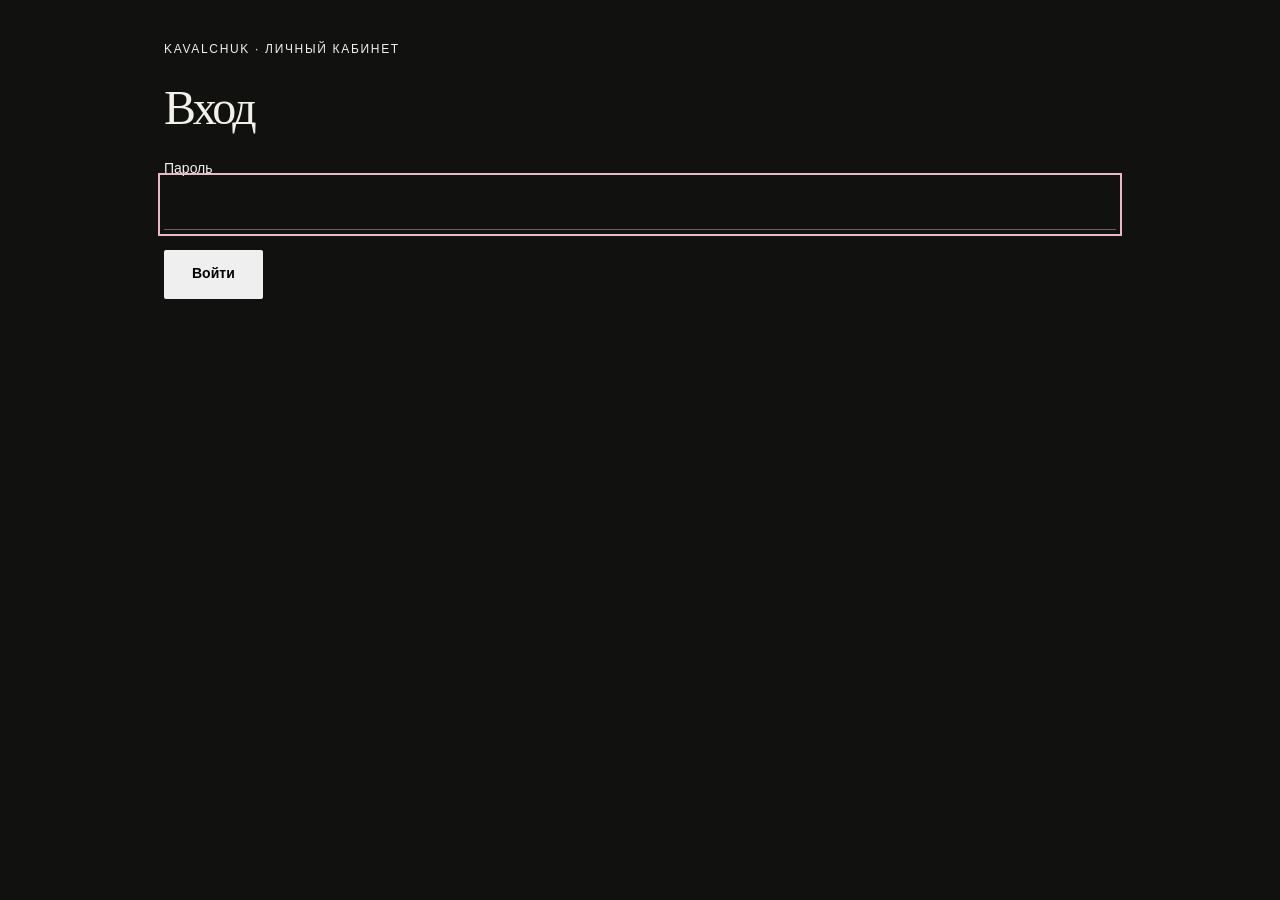
<file: admin/index.html>
<!doctype html><html lang="ru"><head><meta charset="utf-8"><meta name="viewport" content="width=device-width,initial-scale=1"><meta name="robots" content="noindex,nofollow"><title>Заявки — Екатерина Кавальчук</title><link rel="stylesheet" href="/style.css"><style>main{max-width:1000px;margin:auto;padding:40px 24px}h1{font-size:48px;margin:24px 0}.enquiry{border:1px solid var(--line);padding:28px;margin:22px 0;background:#f3f0e9;color:#171717}.enquiry h2{font-size:28px;margin:10px 0}.enquiry p{white-space:pre-wrap;overflow-wrap:anywhere;margin:10px 0}.enquiry ul{margin:18px 0;padding-left:20px}.enquiry a{overflow-wrap:anywhere}.admin-actions{display:flex;gap:20px;align-items:center;flex-wrap:wrap}#admin-status{margin-top:24px}[hidden]{display:none!important}</style></head><body><main><p class="eyebrow">Kavalchuk · Личный кабинет</p><h1>Заявки на занятия</h1><div class="admin-actions"><button id="refresh" class="button dark">Обновить список</button><a href="/admin/editor/">Редактировать сайт</a><a href="/">Открыть сайт</a><a href="#" data-admin-logout>Выйти</a></div><p id="admin-status" role="status"></p><div id="enquiries"></div><button id="load-more" class="button dark" hidden>Загрузить ещё</button></main><script src="/admin-auth.js" data-api="https://kavalchuk-chinese.kavalchuk.workers.dev"></script><script src="/admin.js"></script></body></html>
</file>
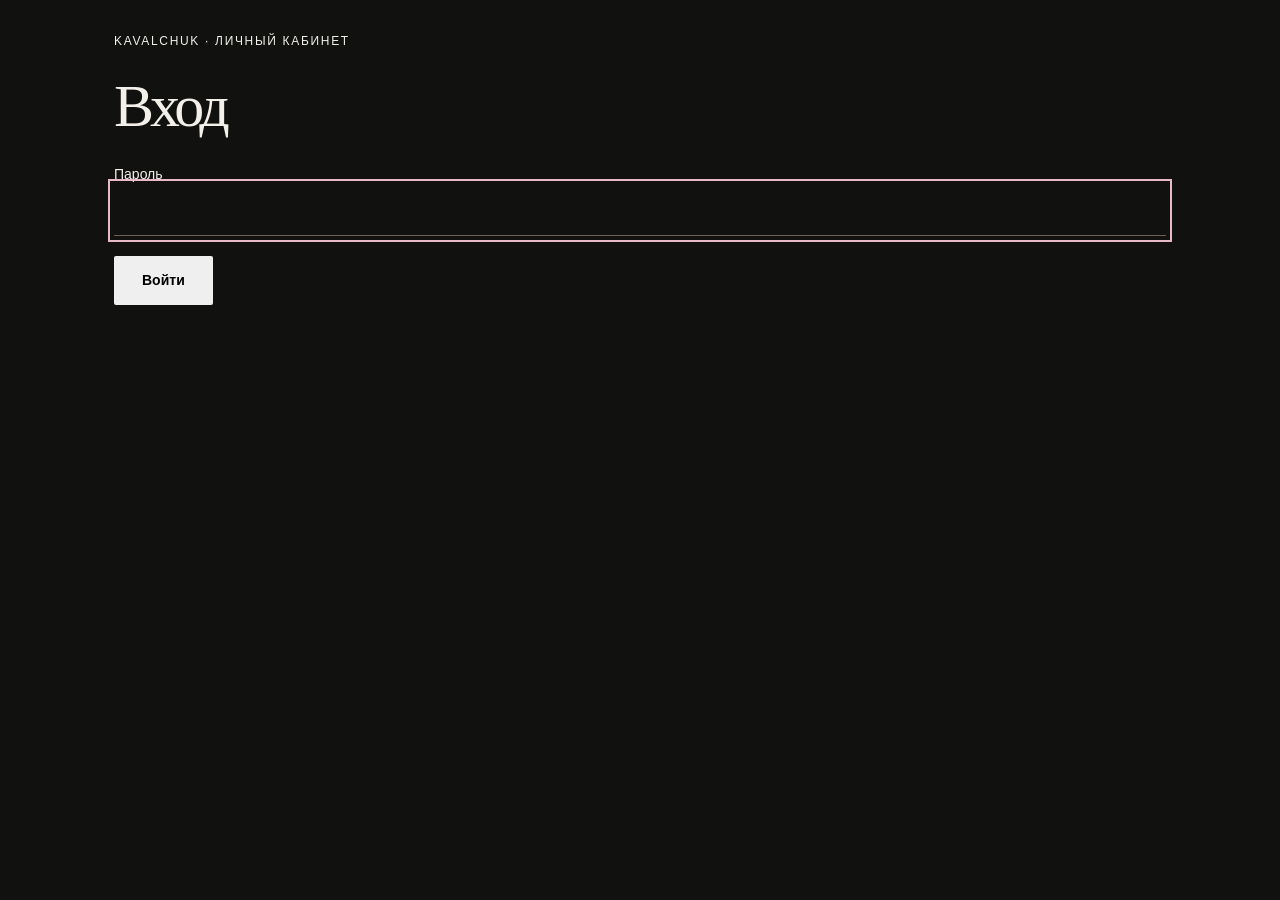
<file: admin/editor/index.html>
<!doctype html><html lang="ru"><head><meta charset="utf-8"><meta name="viewport" content="width=device-width,initial-scale=1"><meta name="robots" content="noindex,nofollow"><title>Редактор — NihaoNow</title><link rel="stylesheet" href="/style.css"><style>main{max-width:1100px;margin:auto;padding:32px 24px 100px}h1{font-size:clamp(36px,5vw,60px);margin:25px 0}.editor-toolbar{position:sticky;top:0;z-index:5;background:#211d20;padding:18px;display:flex;flex-wrap:wrap;gap:12px;align-items:center;border:1px solid #806370}.editor-toolbar input,.editor-toolbar select{background:#f6e7ee;color:#33232c;padding:12px;border:0;max-width:100%}.editor-toolbar input{flex:1;min-width:150px}.editor-field{background:#f6e7ee;color:#33232c;padding:20px;margin:14px 0;border-radius:8px}.editor-field small{display:block;color:#856373;margin-bottom:10px}.editor-field textarea{display:block;width:100%;background:#fffafc;color:#33232c;border:1px solid #c997af;padding:12px;resize:vertical;min-height:65px}.editor-field .reset{border:0;background:none;color:#8d4163;font-size:12px;text-decoration:underline;margin-top:8px}#editor-status{min-height:28px;margin:12px 0}a{text-decoration:underline}.editor-links{display:flex;gap:20px;flex-wrap:wrap}.editor-help{max-width:700px;color:#d0c1c7}button:disabled{opacity:.5}</style></head><body><main><div class="editor-links"><a href="/admin/">Заявки</a><a href="/" target="_blank" rel="noopener">Открыть сайт ↗</a><a href="#" data-admin-logout>Выйти</a></div><h1>Редактор сайта</h1><p class="editor-help">Выберите раздел или найдите нужную фразу. Изменения появятся на сайте после нажатия «Сохранить». Перед сохранением можно вернуть исходный текст отдельного поля.</p><div class="editor-toolbar"><select id="editor-section" aria-label="Раздел"><option value="">Все разделы</option></select><input id="editor-search" type="search" placeholder="Найти текст…" aria-label="Поиск текста"><button class="button pink" id="editor-save" disabled>Сохранить</button></div><p id="editor-status" role="status" aria-live="polite">Загружаем тексты…</p><div id="editor-fields"></div></main><script src="/admin-auth.js" data-api="https://kavalchuk-chinese.kavalchuk.workers.dev"></script><script src="/editor.js"></script></body></html>
</file>
<file: style.css>
:root{--ink:#111110;--paper:#f3f0e9;--pink:#e9b8c9;--muted:#b7b2aa;--line:#494641;--serif:Georgia,'Times New Roman',serif}*{box-sizing:border-box}html{scroll-behavior:smooth;scroll-padding-top:24px}body{margin:0;background:var(--ink);color:var(--paper);font-family:Arial,Helvetica,sans-serif;font-size:16px;line-height:1.6}a{color:inherit;text-decoration:none}button,input,select,textarea{font:inherit}button,a,input,select,textarea,summary{-webkit-tap-highlight-color:transparent}button,a,summary{touch-action:manipulation}button{cursor:pointer}a:focus-visible,button:focus-visible,summary:focus-visible{outline:3px solid var(--pink);outline-offset:6px}input:focus,textarea:focus,select:focus{outline:2px solid var(--pink);outline-offset:4px}[hidden]{display:none!important}img{max-width:100%;display:block}p{margin:0 0 1.25rem}h1,h2,h3,h4{margin:0;font-weight:400}h1,h2{font-family:var(--serif);line-height:1.03;letter-spacing:-.055em}h2{font-size:clamp(46px,5.5vw,80px)}h1 em,h2 em{font-weight:400;color:var(--pink)}.light h2 em{color:inherit}.eyebrow,.section-marker,.hero-bottom,.hero-side{font-size:12px;letter-spacing:.14em;text-transform:uppercase}.eyebrow{margin-bottom:24px}.header{height:112px;display:flex;align-items:center;justify-content:space-between;padding:0 5.5%;gap:25px;border-bottom:1px solid var(--line)}.brand{display:flex;gap:17px;align-items:center;font-size:11px;line-height:1.4;letter-spacing:.18em}.monogram{font-family:var(--serif);font-size:38px;letter-spacing:-.12em;position:relative;padding-right:7px}.monogram span{position:absolute;font-family:serif;font-size:13px;bottom:2px;right:-7px;color:var(--pink)}nav{display:flex;gap:32px;font-size:14px}nav a{transition:color .2s}nav a:hover{color:var(--pink)}.header-cta{border-bottom:1px solid var(--pink);padding-bottom:6px;font-size:14px}.hero{min-height:790px;height:min(880px,calc(100svh - 112px));position:relative;overflow:hidden}.hero-portrait{position:absolute;right:4%;top:0;height:100%;width:58%;object-fit:cover;object-position:center 24%;mask-image:linear-gradient(to right,transparent,black 18%,black 90%,transparent);-webkit-mask-image:linear-gradient(to right,transparent,black 18%,black 90%,transparent)}.hero-shade{position:absolute;inset:0;background:linear-gradient(90deg,#111110 4%,rgba(17,17,16,.95) 26%,rgba(17,17,16,.18) 57%,transparent 82%),linear-gradient(0deg,#111110,transparent 18%)}.hero-content{position:relative;z-index:1;padding:86px 0 130px 8%;width:69%}.hero-content h1{font-size:clamp(70px,7.8vw,118px);margin-bottom:26px}.hero-content h1 em{font-size:1.12em}.hero-intro{font-size:18px;line-height:1.5;color:#e0dbd4;margin:0 0 30px}.button{display:inline-flex;justify-content:center;align-items:center;min-height:49px;border:none;padding:13px 28px;font-size:14px;font-weight:600;line-height:1.4;border-radius:2px;transition:transform .2s,background .2s}.button:hover{transform:translateY(-3px)}.button:disabled{opacity:.6;cursor:wait;transform:none}.pink{background:var(--pink);color:var(--ink)}.white{background:var(--paper);color:var(--ink)}.hero-side{position:absolute;right:24px;top:40%;writing-mode:vertical-rl;color:#cec5bb}.hero-bottom{position:absolute;bottom:27px;left:5.5%;right:5.5%;display:flex;justify-content:space-between;gap:20px;border-top:1px solid #69625a;padding-top:22px;z-index:1}.credentials-strip{display:grid;grid-template-columns:repeat(4,1fr);padding:34px 5.5%;border-top:1px solid var(--line);border-bottom:1px solid var(--line);text-align:center;font-size:14px}.credentials-strip b{display:block;font-size:23px;font-weight:400;font-family:var(--serif);color:var(--pink)}.credentials-strip span+span{border-left:1px solid var(--line)}.section{padding:95px 8%}.section-marker{display:flex;gap:22px;align-items:center;margin-bottom:55px}.section-marker span:first-child{opacity:.55}.light{background:var(--paper);color:var(--ink)}.about-grid{display:grid;grid-template-columns:1fr 1.1fr;gap:9%;align-items:center}.about-visual{position:relative;margin:0 38px 38px 0}.about-visual>img{width:100%;aspect-ratio:4/5;object-fit:cover;object-position:50% 46%;filter:saturate(.6);border:12px solid var(--ink);max-height:620px}.photo-note{position:absolute;left:22px;bottom:27px;background:var(--paper);padding:13px 20px;font-family:var(--serif);font-style:italic;font-size:16px;transform:rotate(-5deg);line-height:1.5}.about-seal{position:absolute;right:-37px;bottom:-33px;display:grid;place-content:center;border:1px solid var(--ink);background:var(--pink);width:108px;height:108px;border-radius:50%;text-align:center;font-family:var(--serif);font-size:25px;line-height:1.3;transform:rotate(12deg)}.about-seal small{font-size:16px;font-style:italic}.about-copy h2{margin-bottom:30px}.about-copy .lead{font-family:var(--serif);font-size:25px;line-height:1.35;margin-bottom:25px}.about-copy>p:not(.lead):not(.eyebrow){color:#494740;max-width:570px}.text-link{display:inline-block;border-bottom:1px solid currentColor;padding:5px 0;font-size:14px;margin-top:15px}.rates-heading{text-align:center;max-width:800px;margin:0 auto 95px}.handwritten{font-family:var(--serif);font-style:italic;color:var(--pink);font-size:28px;transform:rotate(-5deg);margin-bottom:12px}.rates-heading h2{margin-bottom:28px}.rates-heading>p:last-child{color:#c6c1b8;font-size:16px}.rate-cards{display:grid;grid-template-columns:1fr 1.1fr 1fr;gap:34px;max-width:1170px;margin:auto;align-items:start;position:relative}.rate-cards:before{content:'';position:absolute;height:1px;background:var(--line);top:45px;left:-5%;right:-5%;z-index:0}.rate-card{position:relative;padding:0 12px 30px;text-align:center;margin-top:45px;display:flex;flex-direction:column;align-items:center}.rate-photo{width:100%;height:275px;overflow:hidden;position:relative;border-radius:4px}.rate-photo img{width:100%;height:100%;object-fit:cover;object-position:50% 32%;transform:scale(1.11);filter:blur(3px);opacity:.9}.photo-one img{filter:grayscale(1) blur(2px);object-position:20% 32%}.photo-two img{filter:blur(4px) saturate(.9);object-position:50% 38%}.photo-three img{filter:blur(3px) sepia(.25);object-position:80% 20%;transform:scale(1.2)}.rate-number{position:absolute;top:10px;right:15px;font-family:var(--serif);font-size:18px;color:var(--paper)}.rate-card h3{position:relative;font-family:var(--serif);font-size:25px;font-weight:700;line-height:1.2;margin:-18px -10px 23px;z-index:1}.rate-card h3 span{display:block;padding:5px 15px;background:var(--pink);color:var(--ink);border-radius:3px}.rate-description{font-size:15px;line-height:1.5;max-width:260px;min-height:68px;margin:0 auto 20px;color:#d1ccc4}.rate-card ul{padding:0;list-style:none;text-align:left;font-size:14px;line-height:1.5;margin:0 0 24px;max-width:270px;width:100%}.rate-card li{margin-bottom:10px;padding-left:22px;position:relative}.rate-card li:before{content:'✓';position:absolute;left:0}.rate-price{font-size:14px;margin:10px 0 16px;font-weight:600}.featured{background:var(--paper);color:var(--ink);margin-top:0;padding:18px 18px 27px;box-shadow:12px 12px 0 #ffffff14}.featured .rate-description{color:#56534c}.featured h3 span{background:var(--paper)}.featured .rate-photo{height:330px}.featured .button{margin-bottom:-48px;min-width:200px;font-family:var(--serif);font-size:20px;padding:13px 19px}.card-stamp{position:absolute;top:-22px;left:-25px;width:89px;height:89px;display:grid;place-content:center;font-size:10px;font-weight:700;line-height:1.3;background:var(--pink);color:var(--ink);z-index:2;transform:rotate(-14deg);clip-path:polygon(50% 0%,61% 10%,75% 4%,80% 18%,96% 21%,92% 36%,100% 50%,90% 61%,96% 75%,82% 80%,79% 96%,64% 92%,50% 100%,39% 90%,25% 96%,20% 82%,4% 79%,8% 64%,0% 50%,10% 39%,4% 25%,18% 20%,21% 4%,36% 8%)}.rates-footnote{text-align:center;color:var(--muted);font-size:14px;margin:64px 0 0}.goals-heading{display:flex;align-items:end;justify-content:space-between;gap:45px;margin-bottom:60px}.goals-heading>p{color:#625f57;max-width:300px;margin:0 0 8px}.goal-list{border-top:1px solid #b9b4a9}.goal-list details{border-bottom:1px solid #b9b4a9}.goal-list summary{display:flex;align-items:center;list-style:none;gap:30px;padding:27px 0;font-family:var(--serif);font-size:30px;cursor:pointer;line-height:1.3}.goal-list summary::-webkit-details-marker{display:none}.goal-index{font:13px Arial,sans-serif;letter-spacing:.08em;color:#79746b;min-width:44px}.plus{margin-left:auto;position:relative;width:18px;height:18px;flex-shrink:0}.plus:before,.plus:after{content:'';background:var(--ink);position:absolute}.plus:before{width:18px;height:1px;top:8px;left:0}.plus:after{height:18px;width:1px;left:8px;top:0}.goal-list details[open] .plus:after{display:none}.goal-body{padding:0 80px 32px 74px;max-width:890px;color:#56524b}.goal-body p{margin-bottom:19px}.goal-tag{font-size:12px;letter-spacing:.1em}.hsk-band{text-align:center;margin-top:70px;border:1px solid #b9b4a9;padding:35px 20px}.hsk-band>span{font-size:12px;letter-spacing:.13em}.hsk-band>div{display:flex;justify-content:center;align-items:center;gap:35px;margin:15px 0;font-family:var(--serif);font-size:42px}.hsk-band b{font-weight:400}.hsk-band p{font-size:14px;color:#625f57;margin:0}.education{background:#1c1b19}.section-heading{margin-bottom:45px}.education-cards{display:grid;grid-template-columns:repeat(3,1fr);gap:25px}.education-cards>article{border:1px solid #514d47;padding:28px 25px}.education-date{font-size:13px;letter-spacing:.08em;display:block;margin-bottom:23px;color:var(--pink)}.education h3{font-family:var(--serif);font-size:27px;line-height:1.3;margin-bottom:18px}.education h4{font-size:19px;line-height:1.4;margin-bottom:9px;font-weight:400}.education p{font-size:16px;color:#cbc6bd;line-height:1.55}.education .university-subtitle{font-size:14px;min-height:70px;color:#a8a297}.education .education-outcome{border-top:1px solid #514d47;padding-top:16px;color:var(--pink);font-size:14px;margin-top:23px;margin-bottom:0}.scholarship-block{margin-top:58px}.scholarship-block>h3{font-size:34px;margin-bottom:28px}.scholarship-rows>article,.education-detail-group>article{display:grid;grid-template-columns:110px 1fr;gap:24px;border-top:1px solid #514d47;padding:25px 0}.scholarship-rows p:last-child{margin-bottom:0}.education .scholarship-university{font-size:14px;color:var(--pink);margin-bottom:12px}.education-details{border-top:1px solid #6b655d;border-bottom:1px solid #6b655d;margin-top:45px}.education-details>summary{padding:22px 0;font-size:16px;cursor:pointer}.education-expanded{padding:25px 0}.education-detail-group{margin-bottom:40px}.education-detail-group h3{font-size:31px;color:var(--pink)}.education-detail-group ul{padding-left:20px;margin:12px 0 0;color:#cbc6bd}.education-detail-group li{margin-bottom:8px;font-size:16px}.document-trigger{border:0;background:none;color:inherit;padding:0;text-align:left;font:inherit;line-height:inherit;border-bottom:1px dotted #777064;display:inline-flex;align-items:center;gap:9px}.document-trigger:hover{color:var(--pink)}.document-trigger svg{width:19px;height:19px;flex-shrink:0}.document-hover-preview{position:fixed;width:420px;max-width:calc(100vw - 24px);background:var(--paper);padding:15px;box-shadow:0 8px 50px #0006;z-index:100;color:var(--ink);pointer-events:none}.document-hover-preview img{width:100%;height:260px;object-fit:contain}.document-hover-preview p{font-size:13px;margin:10px 0 0;line-height:1.4}.contact{background:var(--ink)}.contact-grid{display:grid;grid-template-columns:1fr 1fr;gap:8%}.contact h2{margin-bottom:35px}.contact-grid>div>p:not(.eyebrow){color:#c4beb4;margin-bottom:26px}.telegram{display:inline-block;border-bottom:1px solid var(--pink);padding-bottom:4px;font-size:14px;margin-top:8px}.form-row{display:grid;grid-template-columns:1fr 1fr;gap:20px}form label{display:block;font-size:14px;margin-bottom:20px}input,select,textarea{display:block;width:100%;background:transparent;color:var(--paper);border:0;border-bottom:1px solid #696157;padding:12px 0;font-size:16px;border-radius:0}select option{color:var(--ink);background:var(--paper)}input::placeholder,textarea::placeholder{color:#8e887e}textarea{resize:vertical;min-height:104px}.file-field{margin:8px 0 25px;padding:17px 20px;border:1px solid #696157}.file-label{margin:0 0 7px}.file-label span{color:#8e887e;font-size:13px;margin-left:7px}.file-field input{border:none;font-size:14px;padding:7px 0}.file-field p{font-size:12px;color:var(--muted);margin:8px 0 0}.file-field input::file-selector-button{background:var(--paper);color:var(--ink);border:none;padding:6px 12px;margin-right:12px;cursor:pointer}.file-field ul{padding-left:20px;font-size:13px;margin:8px 0 0;overflow-wrap:anywhere}.form-note{font-size:12px;color:#a29b8f;margin:14px 0 0}#form-status{margin:15px 0 0;font-size:14px;line-height:1.5}#form-status.error{color:#ffafba}#form-status.success{color:var(--pink)}.honeypot{position:absolute;left:-9999px;opacity:0}footer{border-top:1px solid var(--line);display:flex;justify-content:space-between;gap:35px;align-items:center;padding:35px 5.5%}footer>p,footer>span{font-size:13px;color:var(--muted);margin:0}.enquiry .button{background:var(--pink);color:var(--ink)}
@media(min-width:1600px){.section{padding-left:max(8%,calc((100vw - 1400px)/2));padding-right:max(8%,calc((100vw - 1400px)/2))}.hero-content{padding-left:max(8%,calc((100vw - 1400px)/2))}}
@media(max-width:1050px){nav{gap:20px}.header{padding:0 4%;height:96px}.hero{height:auto;min-height:740px}.hero-content{padding:82px 0 125px 6%;width:75%}.hero-content h1{font-size:87px}.hero-portrait{right:0;width:65%;object-position:45% 23%}.section{padding:75px 6%}.about-grid{gap:6%;grid-template-columns:1fr 1.1fr}.about-visual{margin-right:20px}.about-copy h2{font-size:57px}.rate-cards{gap:20px}.rate-card{padding-left:0;padding-right:0}.featured{padding-left:14px;padding-right:14px}.rate-photo{height:235px}.featured .rate-photo{height:270px}.rate-card h3{font-size:22px}.rate-description{min-height:90px}.education-cards{gap:15px}.education-cards>article{padding:23px 20px}.education h3{font-size:23px}.education .university-subtitle{min-height:105px}.contact-grid{gap:6%}}
@media(max-width:760px){html{scroll-padding-top:12px}.header{height:85px;padding:0 6%;gap:15px}.brand{font-size:9px;gap:14px;letter-spacing:.11em}.monogram{font-size:32px}.header nav{display:none}.header-cta{font-size:12px}.hero{height:auto;min-height:830px}.hero-portrait{height:630px;width:100%;right:0;top:0;object-fit:cover;object-position:50% 21%;mask-image:none;-webkit-mask-image:none}.hero-shade{background:linear-gradient(0deg,#111110 4%,rgba(17,17,16,.85) 20%,rgba(17,17,16,.15) 54%,rgba(17,17,16,.04) 100%)}.hero-content{width:100%;padding:340px 6% 112px}.hero-content .eyebrow{font-size:10px;letter-spacing:.12em;margin-bottom:20px}.hero-content h1{font-size:clamp(57px,12.5vw,86px);line-height:1.04;margin-bottom:25px}.hero-content h1 br:first-child{display:none}.hero-intro{font-size:16px;margin-bottom:22px}.hero-side{display:none}.hero-bottom{bottom:20px;font-size:9px;letter-spacing:.08em;left:6%;right:6%;gap:15px;padding-top:18px}.hero-bottom span:first-child{display:none}.credentials-strip{grid-template-columns:1fr 1fr;padding:0 6%;font-size:12px}.credentials-strip span{padding:20px 5px}.credentials-strip span+span{border-left:0}.credentials-strip span:nth-child(even){border-left:1px solid var(--line)}.credentials-strip span:nth-child(n+3){border-top:1px solid var(--line)}.credentials-strip b{font-size:23px}.section{padding:62px 6%}.section-marker{margin-bottom:37px;font-size:11px;gap:18px}.about-grid{grid-template-columns:1fr;gap:45px}.about-visual{width:85%;margin:0 25px 8px 0}.about-visual>img{max-height:500px;aspect-ratio:4/4.5;border-width:9px}.about-seal{width:88px;height:88px;right:-29px;bottom:-21px;font-size:22px}.about-copy h2{font-size:58px}.about-copy .eyebrow{font-size:11px}.about-copy .lead{font-size:25px}.rates-heading{margin-bottom:60px}.rates-heading h2{font-size:50px}.handwritten{font-size:25px}.rates-heading>p:last-child{font-size:15px}.rate-cards{grid-template-columns:1fr;gap:50px;max-width:390px}.rate-cards:before{display:none}.rate-card{margin-top:0;padding:0 22px 25px}.rate-photo{height:310px}.rate-card h3{font-size:26px}.rate-description{min-height:0;max-width:290px}.rate-card ul{font-size:15px;margin-bottom:14px}.featured{padding:17px 17px 30px;order:-1;margin-bottom:22px}.featured .rate-photo{height:350px}.featured .button{margin-bottom:-53px}.card-stamp{left:-7px;top:-30px}.rate-card .button{min-width:200px}.rates-footnote{margin-top:30px}.goals-heading{display:block;margin-bottom:35px}.goals-heading h2{font-size:48px;margin-bottom:24px}.goals-heading>p{max-width:100%;font-size:15px}.goal-list summary{font-size:24px;gap:16px;padding:23px 0}.goal-index{min-width:22px;font-size:12px}.goal-body{padding:0 20px 25px 38px;font-size:15px}.goal-tag{font-size:10px;line-height:1.6;display:block}.hsk-band{padding:25px 16px;margin-top:44px}.hsk-band>span{font-size:10px}.hsk-band>div{gap:19px;font-size:30px}.education h2{font-size:48px}.education-cards{grid-template-columns:1fr;gap:20px}.education-cards>article{padding:27px}.education .university-subtitle{min-height:0}.education h3{font-size:27px}.education-date{margin-bottom:16px}.scholarship-block{margin-top:40px}.scholarship-block>h3{font-size:29px}.scholarship-rows>article,.education-detail-group>article{grid-template-columns:1fr;gap:0}.education h4{font-size:18px}.education-details>summary{font-size:15px}.education-detail-group h3{font-size:27px}.education-detail-group li{font-size:15px}.document-hover-preview{width:320px;padding:12px}.document-hover-preview img{height:210px}.contact-grid{grid-template-columns:1fr;gap:42px}.contact h2{font-size:60px}.form-row{grid-template-columns:1fr;gap:0}footer{flex-wrap:wrap;padding:29px 6%;gap:25px}footer>p{width:100%;order:3}footer>span{margin-left:auto}.photo-note{font-size:13px;left:15px;bottom:22px}.about-seal small{font-size:13px}}
@media(prefers-reduced-motion:reduce){html{scroll-behavior:auto}*,*:before,*:after{transition:none!important}}
/* NihaoNow wordmark and silver-rose programme seal */
.school-logo{display:flex;flex-direction:column;gap:4px}.school-wordmark{font-family:var(--serif);font-size:35px;line-height:1;letter-spacing:-.065em;text-transform:none}.school-wordmark>span{font-style:italic;color:var(--pink)}.school-wordmark i{font-style:normal;color:var(--pink);padding-left:2px}.school-caption{font-size:8px;letter-spacing:.17em;line-height:1.6}.brand:has(.school-logo){display:block}.card-stamp{clip-path:none;border-radius:50%;width:104px;height:104px;top:-29px;left:-28px;display:flex;flex-direction:column;align-items:center;justify-content:center;gap:2px;background:conic-gradient(from 25deg,#d1b6bd 0deg,#f9edf0 35deg,#b39da6 70deg,#e8d8dc 102deg,#fffaf9 130deg,#ba9eaa 170deg,#f7e9ef 215deg,#b69aa7 245deg,#eee4e8 280deg,#fffafa 310deg,#c0a8b0 345deg,#d1b6bd);border:1px solid #eee0e5;box-shadow:2px 5px 9px #0005,inset 0 0 0 3px #fffc,inset 0 0 0 5px #ae939a80;transform:rotate(-12deg);color:#382d31;text-shadow:0 1px 0 #fffd;font-size:10px;letter-spacing:.05em;line-height:1.25}.card-stamp:before{content:'';position:absolute;inset:8px;border:1px solid #8f758980;border-radius:50%;pointer-events:none}.card-stamp strong{font-size:13px;letter-spacing:.015em;line-height:1.3;font-weight:700}.rate-photo img,.photo-one img,.photo-two img,.photo-three img{filter:none;transform:scale(1.02);opacity:1;object-position:center}.photo-one img{filter:grayscale(1)}.about-visual>img{filter:none;object-position:center}.document-hover-preview{border:8px solid var(--pink);background:#f5e7ed;padding:12px;box-shadow:0 10px 40px #0007}.document-hover-preview img{background:#fff;border:1px solid #d4a6b7}.document-hover-preview p{color:#332a2e}.education-cta{display:inline-block;margin-top:32px;padding-bottom:5px;border-bottom:1px solid var(--pink);color:var(--pink);font-size:15px}
@media(max-width:760px){.school-wordmark{font-size:30px}.school-caption{font-size:7px;letter-spacing:.13em}.card-stamp{width:96px;height:96px;left:-6px;top:-30px}.card-stamp strong{font-size:12px}.document-hover-preview{border-width:6px;padding:10px}}
/* Authentic student messages, with touch-friendly review browsing */
.reviews{background:#211d20}.reviews-heading{display:flex;justify-content:space-between;align-items:end;gap:40px;margin-bottom:48px}.reviews-heading>p{color:#d0c1c7;font-size:15px;margin:0 0 8px}.review-track{display:flex;gap:24px;overflow-x:auto;scroll-snap-type:x mandatory;scroll-behavior:smooth;scrollbar-width:thin;scrollbar-color:#b78699 #33292d;padding:7px 0 20px;overscroll-behavior-x:contain}.review-card{flex:0 0 calc((100% - 48px)/3);scroll-snap-align:start;min-width:0;border:1px solid #806370;background:#f0e7eb;padding:16px;color:#332a2e}.review-meta{display:flex;justify-content:space-between;gap:10px;font-size:10px;letter-spacing:.09em;margin-bottom:14px}.review-open{display:flex;flex-direction:column;align-items:center;justify-content:space-between;width:100%;height:420px;background:none;padding:0;border:0;color:inherit}.review-open img{width:100%;height:365px;object-fit:contain;object-position:center;background:#e0d6db}.review-open>span{font-size:13px;border-bottom:1px solid #937180;padding-bottom:3px;margin-top:15px}.review-open:hover>span{color:#904d68}.review-controls{display:flex;align-items:center;justify-content:space-between;gap:25px;margin-top:24px}.review-controls>div{display:flex;gap:12px}.review-controls button{font-size:14px;background:none;border:1px solid #b68e9f;color:var(--paper);padding:10px 18px;min-height:44px;border-radius:2px}.review-controls button:hover:not(:disabled){background:var(--pink);color:var(--ink)}.review-controls button:disabled{opacity:.35;cursor:default}.review-controls>span{font-size:14px;letter-spacing:.08em;color:var(--pink)}.review-dialog{position:fixed;width:min(1000px,95vw);max-width:95vw;max-height:94svh;padding:0;border:6px solid var(--pink);background:#211d20;color:var(--paper);overflow:hidden;box-shadow:0 20px 80px #0009}.review-dialog::backdrop{background:#000c}.review-dialog-header{display:flex;align-items:center;justify-content:space-between;gap:20px;padding:15px 22px;border-bottom:1px solid #876674}.review-dialog-header h2{font-family:Arial,sans-serif;font-size:16px;letter-spacing:0;line-height:1.4}.review-dialog-header button{background:var(--pink);color:var(--ink);border:0;padding:8px 16px;font-size:14px;min-height:42px}.review-dialog-body{max-height:calc(94svh - 100px);overflow:auto;padding:22px;overscroll-behavior:contain}.review-dialog-body img{width:auto;max-width:100%;height:auto;margin:auto;background:#fff}.review-track:focus-visible{outline:2px solid var(--pink);outline-offset:8px}
@media(max-width:1050px){.review-card{flex-basis:calc((100% - 24px)/2)}}
@media(max-width:760px){.reviews-heading{display:block;margin-bottom:32px}.reviews-heading h2{font-size:47px;margin-bottom:24px}.reviews-heading>p{font-size:15px}.review-track{gap:16px}.review-card{flex-basis:100%;padding:14px}.review-open{height:440px}.review-open img{height:385px}.review-controls{gap:10px}.review-controls>div{gap:8px}.review-controls button{font-size:12px;padding:10px 12px}.review-controls>span{font-size:12px}.review-dialog-header{padding:12px}.review-dialog-body{padding:10px}.review-dialog{border-width:4px}}
@media(prefers-reduced-motion:reduce){.review-track{scroll-behavior:auto}}

/* Personal photographs: graduation and Shanghai */
.education{position:relative;isolation:isolate}.education-backdrop{position:absolute;inset:0 0 auto;height:1000px;overflow:hidden;z-index:-1;pointer-events:none;mask-image:linear-gradient(#000 0%,#000 45%,transparent 100%);-webkit-mask-image:linear-gradient(#000 0%,#000 45%,transparent 100%)}.education-backdrop img{width:100%;height:100%;object-fit:cover;object-position:center 48%;opacity:.055;filter:grayscale(1)}
.education-intro{display:grid;grid-template-columns:1fr 320px;gap:60px;align-items:center;margin-bottom:65px}.education-intro h2{max-width:720px}.graduation-photo{margin:0;position:relative;transform:rotate(3deg);border:8px solid var(--pink);background:var(--pink);box-shadow:15px 15px 0 #e9b8c912}.graduation-photo img{width:100%;height:auto;aspect-ratio:4/5;object-fit:cover;object-position:center 62%}.graduation-photo figcaption{padding:12px 7px 5px;color:var(--ink);font-size:14px;line-height:1.4;text-align:center}.education-cards>article{background:#1c1b19ed}
.contact-atmosphere{position:relative;margin:42px 25px 15px 0;max-width:390px;aspect-ratio:4/3;border:1px solid #e9b8c970;overflow:hidden;transform:rotate(-3deg);box-shadow:12px 12px 0 #e9b8c912}.contact-atmosphere img{width:100%;height:100%;object-fit:cover;object-position:center 65%;filter:blur(5px);transform:scale(1.08) skewX(-2deg);opacity:.75}.contact-atmosphere:after{content:'';position:absolute;inset:0;background:linear-gradient(110deg,#e9b8c92b,transparent 60%,#11111044);pointer-events:none}
@media(max-width:900px){.education-intro{grid-template-columns:1fr 250px;gap:35px}.education-intro h2{font-size:clamp(42px,6vw,65px)}}
@media(max-width:600px){.education-intro{grid-template-columns:1fr;gap:35px;margin-bottom:45px}.graduation-photo{width:min(100%,300px);justify-self:center;transform:rotate(2deg)}.education-backdrop{height:1200px}.contact-atmosphere{max-width:320px;margin-top:30px;aspect-ratio:3/2}.contact-atmosphere img{object-position:center 65%}}

.professional-development{margin-top:55px;padding:38px 0 0;border-top:1px solid #e9b8c970}.professional-development>.eyebrow{color:var(--pink);font-size:12px;letter-spacing:.12em;margin-bottom:18px}.education .professional-development>h3{font-size:clamp(30px,3.3vw,46px);line-height:1.15;margin-bottom:22px}.development-intro{max-width:780px;margin-bottom:30px}.development-cards{display:grid;grid-template-columns:1fr 1fr;gap:25px}.development-cards>article{padding:28px;border:1px solid #e9b8c950;background:#1c1b19f2}.development-meta{display:block;font-size:12px;line-height:1.6;letter-spacing:.06em;color:var(--pink);margin-bottom:18px}.development-cards h4{font-size:23px;line-height:1.35}.education .development-original{font-size:14px;color:#a8a297;margin-bottom:22px}.development-cards ul{padding-left:19px;color:#cbc6bd;margin:0 0 20px}.development-cards li{margin-bottom:12px;font-size:16px;line-height:1.55}.development-source{display:inline-block;font-size:14px;color:var(--pink);border-bottom:1px solid #e9b8c970;padding-bottom:3px}@media(max-width:700px){.development-cards{grid-template-columns:1fr}.development-cards>article{padding:23px}.development-cards h4{font-size:22px}.professional-development{margin-top:40px}}

.development-current{border-color:var(--pink)!important}.education .development-scope{font-size:14px;color:#a8a297;line-height:1.5;padding-top:16px;border-top:1px solid #514d47}

/* Uniform training rows and two-document previews */
.education .training-subtitle{font-size:14px;color:var(--pink);margin-bottom:12px}.education .training-scope{font-size:14px;color:#a8a297;margin-top:14px}.document-preview-images{display:grid;grid-template-columns:1fr;gap:12px}.document-hover-preview.multiple-documents{width:720px}.multiple-documents .document-preview-images{grid-template-columns:1fr 1fr}.multiple-documents img{height:235px}
/* Foil stickers with a raised edge and a soft contact shadow */
.photo-note{background:linear-gradient(125deg,#ece5df 0%,#fffdfa 22%,#d9ceca 39%,#f9f4ef 48%,#fff 53%,#e4d9d4 72%,#fbf7f3 100%);border:1px solid #fff9;box-shadow:2px 5px 6px #0004,0 1px 1px #0003,inset 0 1px 0 #fff,inset 0 -1px 0 #c0b3b2;color:#242020;padding:15px 23px}.photo-note:after{content:'';position:absolute;right:-1px;bottom:-1px;width:14px;height:14px;background:linear-gradient(135deg,#b9aaa5,#fff 52%,#d3c6c1 53%);clip-path:polygon(100% 0,100% 100%,0 100%);filter:drop-shadow(-1px -1px 1px #0004)}
.about-seal{background:radial-gradient(ellipse at 30% 20%,#ffffff9c,transparent 48%),conic-gradient(from 30deg,#bd879f,#efd2de 35deg,#b67e99 70deg,#f6dfeb 110deg,#fff1f7 145deg,#bc859e 185deg,#e6b9cf 220deg,#ae758e 260deg,#f4d6e4 300deg,#bd879f);border:1px solid #f9e3ed;box-shadow:3px 6px 8px #0004,inset 0 0 0 3px #fff6,inset 0 0 0 5px #a1718999;text-shadow:0 1px 0 #fff9}.about-seal:after{content:'';position:absolute;inset:8px;border:1px solid #85586d66;border-radius:50%;pointer-events:none}
.card-stamp{background:radial-gradient(ellipse at 27% 22%,#fff9,transparent 45%),conic-gradient(from 15deg,#b8a4ad,#fff5f8 35deg,#a793a0 70deg,#e8dbe2 110deg,#fff 145deg,#b195a6 185deg,#f1dce9 220deg,#ab8e9d 260deg,#eee3e8 305deg,#b8a4ad);box-shadow:3px 7px 8px #0005,0 1px 1px #0004,inset 0 0 0 2px #fff9,inset 0 0 0 4px #9a808c99}.card-stamp:after{content:'';position:absolute;inset:0;border-radius:50%;background:linear-gradient(115deg,transparent 40%,#fff5 49%,transparent 57%);pointer-events:none}
.rate-card h3 span{background:linear-gradient(115deg,#ce9ab0,#f4dce7 38%,#e9b8c9 57%,#d2a0b7);box-shadow:1px 3px 4px #0004,inset 0 1px 0 #fff9,inset 0 -1px 0 #9c6e8580;border:1px solid #f5dce680}.featured h3 span{background:linear-gradient(120deg,#e7ded7,#fffaf4 42%,#e5dbd4 65%,#f4eee7)}
@media(max-width:600px){.document-hover-preview.multiple-documents{width:350px}.multiple-documents .document-preview-images{grid-template-columns:1fr;gap:8px}.multiple-documents img{height:145px}.photo-note{font-size:14px;padding:12px 16px;left:10px}.about-seal{width:95px;height:95px}}

.cursor-magic{position:fixed;inset:0;width:100%;height:100%;pointer-events:none;z-index:30;contain:strict}.cursor-magic[hidden]{display:none}@media(prefers-reduced-motion:reduce){.cursor-magic{display:none}}

/* Primary first-screen booking action. */
.hero-booking{background:#e781ad;color:#111110;min-height:58px;padding:17px 30px;gap:22px;font-size:16px;font-weight:700;border:1px solid #f4a6c8;border-radius:4px;box-shadow:0 8px 28px rgba(231,129,173,.25),inset 0 1px 0 rgba(255,255,255,.25);transition:background .2s,box-shadow .2s,transform .2s}.hero-booking span{font-size:23px;line-height:1}.hero-booking:hover{background:#f098be;box-shadow:0 12px 36px rgba(231,129,173,.38);transform:translateY(-3px)}.hero-booking:focus-visible{outline:3px solid #fff;outline-offset:5px}.hero-booking:active{transform:translateY(0);box-shadow:0 4px 16px rgba(231,129,173,.2)}
@media(max-width:600px){.hero-booking{min-height:56px;padding:16px 25px;font-size:15px}}
@media(prefers-reduced-motion:reduce){.hero-booking{transition:none}.hero-booking:hover{transform:none}}

/* Triangle controls on either side of the review carousel. */
.review-gallery{position:relative}.review-arrow{position:absolute;top:calc(50% - 12px);transform:translateY(-50%);display:grid;place-items:center;width:48px;height:56px;padding:10px;border:0;background:transparent;color:var(--pink);z-index:2;transition:color .2s,opacity .2s}.review-arrow-prev{left:-58px}.review-arrow-next{right:-58px}.review-arrow svg{width:24px;height:24px;fill:currentColor}.review-arrow:hover:not(:disabled){color:#fff}.review-arrow:disabled{opacity:.25;cursor:default}.review-controls{justify-content:flex-end}.review-track{scrollbar-width:none}.review-track::-webkit-scrollbar{display:none}
@media(max-width:700px){.review-gallery{padding:0 29px}.review-arrow{width:32px;height:48px;padding:6px}.review-arrow-prev{left:-6px}.review-arrow-next{right:-6px}.review-arrow svg{width:20px;height:20px}}
@media(prefers-reduced-motion:reduce){.review-arrow{transition:none}}

/* Prominent education disclosure, with scholarships inside. */
.education-details{border:0;margin-top:36px}.education-details>summary{display:flex;align-items:center;justify-content:space-between;gap:24px;list-style:none;padding:21px 26px;background:var(--pink);color:var(--ink);border:1px solid #f1ccda;border-radius:4px;font-size:17px;font-weight:600;line-height:1.4;box-shadow:0 6px 22px #0002;transition:background .2s}.education-details>summary::-webkit-details-marker{display:none}.education-details>summary:hover{background:#f2cbd9}.education-details>summary:focus-visible{outline:3px solid #fff;outline-offset:5px}.education-expand-icon{font-size:30px;line-height:1;font-weight:400;transition:transform .2s}.education-details[open] .education-expand-icon{transform:rotate(45deg)}.education-expanded>.scholarship-block{margin-top:35px;margin-bottom:40px}
@media(max-width:600px){.education-details>summary{padding:18px;font-size:15px;gap:16px}}
@media(prefers-reduced-motion:reduce){.education-details>summary,.education-expand-icon{transition:none}}

.training-programs .training-original{font-size:12px;line-height:1.5;color:#aaa49b;margin:5px 0 9px}.training-programs .training-provider{font-size:14px;line-height:1.5;color:var(--pink);margin:8px 0 14px}.training-programs article>div>p:not(.training-original):not(.training-provider):not(.training-scope){margin-bottom:10px}.training-programs article ul{margin-top:0}

/* Larger review navigation triangles. */
.review-arrow{width:56px;height:72px;padding:8px}.review-arrow svg{width:40px;height:40px}.review-arrow-prev{left:-62px}.review-arrow-next{right:-62px}
@media(max-width:700px){.review-gallery{padding:0 42px}.review-arrow{width:44px;height:64px;padding:5px}.review-arrow svg{width:34px;height:34px}.review-arrow-prev{left:-3px}.review-arrow-next{right:-3px}}

/* Tall, narrow triangles for review navigation. */
.review-arrow{height:104px}.review-arrow svg{height:80px}
@media(max-width:700px){.review-arrow{height:88px}.review-arrow svg{height:68px}}

.organization-trigger{font:inherit;color:inherit;text-align:left;border:0;padding:0;background:none;border-bottom:1px dotted currentColor;cursor:help}.organization-info{font-size:12px;margin-left:8px;opacity:.7}.organization-preview{position:fixed;z-index:120;width:390px;max-width:calc(100vw - 24px);max-height:calc(100svh - 24px);overflow:auto;padding:25px;background:#f6e7ee;color:#33232c;border:2px solid #dda2bd;border-radius:14px;box-shadow:0 18px 60px #0006}.organization-preview h3{font-family:var(--serif);font-size:25px;line-height:1.2;margin:0 0 6px}.organization-preview .org-city{font-size:12px;letter-spacing:.06em;color:#856373;margin:0 0 20px}.org-stats{display:grid;gap:12px}.org-stat{display:grid;grid-template-columns:110px 1fr;gap:12px;align-items:center;border-top:1px solid #d8bdca;padding-top:12px}.org-stat b{font-size:28px;font-weight:500;color:#9c416d}.org-stat span{font-size:13px;line-height:1.4}.org-badges{display:flex;flex-wrap:wrap;gap:7px;margin-top:18px}.org-badges span{font-size:11px;line-height:1.4;border:1px solid #c997af;padding:6px 9px;border-radius:7px;background:#ecd2df}@media(max-width:700px){.organization-preview{padding:19px}.org-stat b{font-size:24px}}

.scholarship-rows .scholarship-original{display:inline;font-size:.78em;font-weight:400;color:var(--pink);margin-left:.35em}.scholarship-rows .scholarship-university{display:block;margin-top:9px}

.organization-preview{width:320px;padding:18px;border-radius:12px}.organization-preview h3{font-size:21px}.organization-preview .org-city{margin-bottom:13px;font-size:11px}.org-stats{gap:9px}.org-stat{grid-template-columns:88px 1fr;gap:9px;padding-top:9px}.org-stat b{font-size:23px}.org-stat span{font-size:12px}.org-badges{gap:5px;margin-top:12px}.org-badges span{font-size:10px;padding:5px 7px}@media(max-width:700px){.organization-preview{width:300px;padding:16px}.org-stat b{font-size:22px}}
/* Clear hierarchy and breathing room in the enquiry form. */
#enquiry-form label{font-size:19px;font-weight:600;line-height:1.4;margin-bottom:28px;color:var(--paper)}
#enquiry-form input,#enquiry-form select,#enquiry-form textarea{font-size:16px;font-weight:400;line-height:1.5;margin-top:6px}
#enquiry-form input::placeholder,#enquiry-form textarea::placeholder{font-size:13px;font-weight:400;color:#a29b94;opacity:1}
#enquiry-form .form-note{font-size:12px;font-weight:400;line-height:1.55;color:#a29b94;margin:-15px 0 34px}
@media(max-width:700px){#enquiry-form label{font-size:18px}#enquiry-form .form-note{margin-bottom:30px}}

.hsk-band .hsk-level{font:inherit;font-weight:700;color:inherit;text-decoration:none;cursor:pointer;transition:color .18s,transform .18s}.hsk-band .hsk-level:hover{color:var(--pink);transform:translateY(-3px)}.hsk-band .hsk-level:focus-visible{outline:2px solid var(--pink);outline-offset:6px}
.rate-cards{grid-template-columns:1fr 1.1fr 1fr}
@keyframes personalShimmer{0%,100%{background-position:0% 50%}50%{background-position:100% 50%}}
#enquiry-form label{font-size:18px;margin-bottom:15px;line-height:1.3}
#enquiry-form input,#enquiry-form select,#enquiry-form textarea{padding:8px 0;margin-top:3px;font-size:15px}
#enquiry-form textarea{min-height:62px;height:62px}
#enquiry-form input::placeholder,#enquiry-form textarea::placeholder{color:#a29b94;opacity:.65;font-size:12px}
#enquiry-form .form-note{font-size:11px;color:#a29b94;opacity:.7;margin:-7px 0 20px}
#enquiry-form .button{padding:13px 22px}
@media(max-width:700px){.rate-cards{grid-template-columns:1fr}#enquiry-form label{font-size:17px;margin-bottom:15px}}
@media(prefers-reduced-motion:reduce){.personal-highlight{animation:none}}
#enquiry-form select[name="pair"].personal-selected{color:#ffacd5;background:linear-gradient(110deg,#bc4f8220,#ec83bd38,#bc4f8220);background-size:240% 100%;animation:personalShimmer 6s ease-in-out infinite;border-bottom-color:#e990bd}
#enquiry-form select[name="pair"] option[value="Личный маршрут"]{color:#a92e70;font-weight:700;background:#f9dce9}
@media(prefers-reduced-motion:reduce){#enquiry-form select[name="pair"].personal-selected{animation:none}}
.rate-carousel{max-width:1170px;margin:auto;overflow:hidden;touch-action:pan-y;outline-offset:8px}
.rate-carousel .rate-cards{display:block;position:relative;margin:0 10px;transition:height .4s}
.rate-carousel .rate-cards:before{display:none}
.rate-carousel .rate-card{position:absolute;top:0;left:34%;width:32%;margin-top:45px;transform:translateX(calc(var(--card-position)*106%));transition:transform .5s ease,opacity .4s ease;opacity:.78}
.rate-carousel .carousel-center{opacity:1}
.rate-carousel .carousel-hidden{opacity:0;pointer-events:none;visibility:hidden}
.rate-navigation{display:flex;align-items:center;justify-content:center;gap:24px;padding:20px 0}
.rate-navigation button{border:1px solid #d8a1bb;background:#e7b5cc;color:#30232b;border-radius:50%;width:48px;height:48px;font-size:22px;cursor:pointer}
#rate-position{font-size:13px;color:var(--muted)}
.admission-note{font-size:12px;line-height:1.5;color:var(--muted);margin:0 0 16px}
.admission-card h3{font-size:27px}.admission-card ul{font-size:14px}.admission-card .rate-description{font-size:15px}
@media(max-width:700px){.rate-carousel .rate-card{left:7%;width:86%;transform:translateX(calc(var(--card-position)*110%))}.rate-carousel .rate-cards{margin:0}.rate-carousel .rate-card:not(.carousel-center){opacity:0;pointer-events:none}.rate-carousel .rate-card{margin-top:35px}}
@media(prefers-reduced-motion:reduce){.rate-carousel .rate-card,.rate-carousel .rate-cards{transition:none}}
/* Continuous circular motion; every tariff stays on the stage. */
.rate-carousel .rate-card{transform-origin:center 36%;transition:none;will-change:transform,opacity;cursor:pointer;visibility:visible}
.rate-carousel .rate-card:not(.carousel-center){pointer-events:auto}
.rate-carousel .rate-navigation{position:relative;z-index:150}
.rate-carousel .rate-navigation button{width:58px;height:58px;box-shadow:0 0 18px #d485aa25;transition:box-shadow .2s,transform .2s}
.rate-carousel .rate-navigation button:hover{transform:scale(1.08);box-shadow:0 0 25px #e9a0c260}
@media(max-width:700px){.rate-carousel .rate-card{left:15%;width:70%}.rate-carousel .rate-card:not(.carousel-center){pointer-events:auto}}

.rate-carousel .carousel-center{background:#f4eee8;color:#262126;opacity:1}.rate-carousel .carousel-center .rate-description,.rate-carousel .carousel-center .admission-note{color:#51464c}.rate-carousel .carousel-center .rate-price,.rate-carousel .carousel-center ul{color:#262126}.rate-carousel .carousel-center .rate-photo img{opacity:1}
/* Only the personal route keeps its light card. */
.rate-carousel .carousel-center:not(.featured){background:#151315;color:var(--paper)}
.rate-carousel .carousel-center:not(.featured) .rate-description{color:#e4dce0}
.rate-carousel .carousel-center:not(.featured) .admission-note{color:#b8aeb4}
.rate-carousel .carousel-center:not(.featured) .rate-price,.rate-carousel .carousel-center:not(.featured) ul{color:var(--paper)}
/* Compact cards and side triangles matching the review controls. */
.rate-carousel{position:relative;padding:0 48px;overflow:visible}
.rate-carousel .rate-cards{overflow:hidden}
.rate-carousel .rate-card{padding:12px 14px 18px;margin-top:18px}
.rate-carousel .rate-photo,.rate-carousel .featured .rate-photo{height:clamp(100px,20svh,175px)}
.rate-carousel .rate-card h3,.rate-carousel .admission-card h3{font-size:22px;margin:-14px -7px 12px}
.rate-carousel .rate-card h3 span{padding:4px 7px}
.rate-carousel .rate-description{font-size:13px;line-height:1.4;min-height:0;margin-bottom:13px;max-width:100%}
.rate-carousel .rate-card ul{font-size:13px;line-height:1.4;margin-bottom:8px;max-width:100%}
.rate-carousel .rate-card li{margin-bottom:6px;padding-left:17px}
.rate-carousel .admission-note{font-size:11px;line-height:1.35;margin-bottom:7px}
.rate-carousel .rate-price{margin:7px 0 11px;font-size:13px}
.rate-carousel .rate-card .button,.rate-carousel .featured .button{font-size:14px;line-height:1.25;padding:12px 14px;margin:0;min-width:0;width:100%}
.rate-carousel .rate-navigation{position:static;padding:0;display:block;text-align:center}
.rate-carousel .rate-navigation button{position:absolute;top:45%;transform:translateY(-50%);width:56px;height:104px;padding:8px;border:0;border-radius:0;background:transparent;color:var(--pink);box-shadow:none;display:grid;place-items:center;z-index:150}
.rate-carousel #rate-prev{left:-8px}.rate-carousel #rate-next{right:-8px}
.rate-carousel .rate-navigation button svg{width:32px;height:80px;fill:currentColor}
.rate-carousel .rate-navigation button:hover{transform:translateY(-50%);color:#fff;box-shadow:none}
.rate-carousel #rate-position{display:inline-block;margin-top:4px}
@media(max-width:700px){.rate-carousel{padding:0 24px}.rate-carousel .rate-card{left:9%;width:82%;padding:10px 12px 15px}.rate-carousel .rate-photo,.rate-carousel .featured .rate-photo{height:130px}.rate-carousel .rate-navigation button{width:36px;height:88px;padding:5px}.rate-carousel .rate-navigation button svg{width:25px;height:68px}.rate-carousel #rate-prev{left:-10px}.rate-carousel #rate-next{right:-10px}}
/* Roomier tariff stage with clear space around the metallic sticker. */
.rate-carousel{max-width:1400px}
.rate-carousel .rate-cards{overflow:visible}
.rate-carousel .rate-card{left:28%;width:44%;top:85px;margin-top:0;padding:18px 22px 24px}
.rate-carousel .rate-photo,.rate-carousel .featured .rate-photo{height:clamp(170px,29svh,255px)}
.rate-carousel .rate-card h3,.rate-carousel .admission-card h3{font-size:27px;margin:-17px -9px 17px}
.rate-carousel .rate-description{font-size:15px;line-height:1.45;margin-bottom:17px}
.rate-carousel .rate-card ul{font-size:15px;line-height:1.45;margin-bottom:13px}
.rate-carousel .rate-card li{margin-bottom:8px}
.rate-carousel .admission-note{font-size:12px;line-height:1.4}
.rate-carousel .rate-price{font-size:15px;margin:10px 0 14px}
.rate-carousel .rate-card .button,.rate-carousel .featured .button{font-size:17px;padding:15px 18px}
@media(max-width:700px){.rate-carousel .rate-card{left:7%;width:86%;top:75px;padding:15px 17px 20px}.rate-carousel .rate-photo,.rate-carousel .featured .rate-photo{height:190px}.rate-carousel .rate-card h3,.rate-carousel .admission-card h3{font-size:24px}.rate-carousel .rate-description,.rate-carousel .rate-card ul{font-size:14px}}
/* Slender vertical tariff proportions. */
.rate-carousel{max-width:1280px}
.rate-carousel .rate-card{left:33%;width:34%;min-height:640px;padding:18px 20px 28px}
.rate-carousel .rate-photo,.rate-carousel .featured .rate-photo{height:clamp(220px,34svh,300px)}
.rate-carousel .rate-card .rate-price{margin-top:auto;padding-top:18px}
@media(max-width:700px){.rate-carousel .rate-card{left:13%;width:74%;min-height:590px;padding:15px 16px 24px}.rate-carousel .rate-photo,.rate-carousel .featured .rate-photo{height:230px}}
/* Reviews retain their own landscape or portrait format in a flowing strip. */
.review-track{position:relative;align-items:center;gap:42px;padding:40px 30px;scroll-snap-type:x proximity;scroll-behavior:auto}
.review-card{flex:0 0 auto;width:calc(var(--review-ratio,1)*min(46svh,390px));max-width:80vw;padding:0;border:0;background:transparent;scroll-snap-align:center;color:var(--paper);opacity:.55;transform:scale(.93);transition:transform .25s,opacity .25s}
.review-card.review-active{opacity:1;transform:scale(1.05)}
.review-meta,.review-open>span{display:none}
.review-card .review-open{height:auto;display:block;width:100%;padding:0;border:0;background:transparent}
.review-card .review-open img{display:block;width:100%;height:auto;max-height:46svh;object-fit:contain;background:transparent;border:0;border-radius:0}
@media(max-width:700px){.review-track{gap:24px;padding:28px 15px}.review-card{width:calc(var(--review-ratio,1)*min(48svh,360px));max-width:78vw}.review-card .review-open img{max-height:48svh}}
@media(prefers-reduced-motion:reduce){.review-card{transition:none}}
.document-hover-preview>p{display:none;margin:0;padding:0}
.review-track{scroll-snap-type:none!important;scroll-behavior:auto!important;gap:38px;min-height:420px}
.review-card{width:var(--review-width,460px)!important;max-width:72vw;transform:scale(.92);opacity:.55}
.review-card.review-active{transform:scale(1.03);opacity:1}
.review-card .review-open img{max-height:560px;width:100%;height:auto}
@media(max-width:700px){.review-card{max-width:80vw}.review-card .review-open img{max-height:65svh}}
.review-dialog-header h2{display:none}
.review-dialog-header{justify-content:flex-end}
.education-document-side{display:flex;flex-direction:column;gap:10px;align-items:flex-start;padding-right:16px}
.education-document-thumbnail{display:flex;gap:5px;width:128px;padding:5px;background:#f2dde6;border:1px solid #d79bb4;border-radius:5px;box-shadow:0 4px 12px #0002;cursor:zoom-in;transition:transform .2s,box-shadow .2s}
.education-document-thumbnail img{display:block;width:100%;min-width:0;height:90px;object-fit:contain;background:#fff}
.education-document-thumbnail:has(img+img) img{width:calc(50% - 3px)}
.education-document-thumbnail:hover,.education-document-thumbnail:focus-visible{transform:translateY(-2px);box-shadow:0 6px 18px #d38bab35;outline:2px solid var(--pink);outline-offset:3px}
.education-document-side .education-date{font-size:13px}
@media(max-width:700px){.education-document-side{flex-direction:row;align-items:center;gap:14px;margin-bottom:16px}.education-document-thumbnail{width:105px}.education-document-thumbnail img{height:74px}}

.education-expanded-actions,.education-bottom-actions{display:flex;align-items:center;justify-content:space-between;gap:16px;padding:16px 0}.education-expanded-actions{position:sticky;top:12px;z-index:20;background:rgba(31,22,29,.94);backdrop-filter:blur(14px);border-bottom:1px solid #ffffff20;margin-bottom:24px;padding:12px 16px;border-radius:10px}.education-book-button{display:inline-flex;align-items:center;gap:14px;background:#eb71a5;color:#25121d;padding:12px 18px;border-radius:6px;font-size:15px;font-weight:700;text-decoration:none;box-shadow:0 4px 20px #eb71a522}.education-book-button:hover{background:#fa8bbb;transform:translateY(-1px)}.education-book-button>span:last-child{font-size:20px}.education-collapse-button{display:inline-flex;align-items:center;gap:9px;background:transparent;border:1px solid #e9bfd260;border-radius:6px;padding:10px 15px;color:#f2d5e1;font:inherit;font-size:14px;cursor:pointer}.education-collapse-button:hover{background:#e9bfd215;border-color:#eb71a5}.education-bottom-actions{margin-top:24px;border-top:1px solid #ffffff20}@media(max-width:600px){.education-expanded-actions{top:8px;padding:10px;gap:8px}.education-book-button{font-size:13px;padding:11px 12px;gap:8px}.education-collapse-button{font-size:12px;padding:10px}.education-bottom-actions{gap:8px}}

.education-document-side{transform:translateX(-8px);padding-right:24px}.education-document-thumbnail,.education-document-thumbnail:has(img+img){flex-direction:column;align-items:center;width:128px;padding:0;background:transparent;border:0;border-radius:0;box-shadow:none;gap:10px}.education-document-thumbnail img,.education-document-thumbnail:has(img+img) img{width:100%;height:auto;max-height:none;background:transparent;object-fit:contain;border-radius:0}.education-document-thumbnail:hover{box-shadow:none;outline:0;filter:drop-shadow(0 3px 8px #eb71a540)}.education-document-thumbnail:focus-visible{outline:2px solid #eb71a5;outline-offset:5px}.document-title{font:inherit;color:inherit}@media(max-width:700px){.education-document-side{transform:translateX(-5px);padding-right:18px}.education-document-thumbnail,.education-document-thumbnail:has(img+img){width:105px}.education-document-thumbnail img{height:auto}}

.education-bottom-actions{display:flex;justify-content:space-between;align-items:center;border-top:0;padding:18px 0 0;margin-top:20px;gap:18px}.education-bottom-actions .education-collapse-button{order:0;font-size:12px;padding:7px 10px;border-color:#e9bfd238;color:#e0c4d0}.education-bottom-actions .education-book-button{order:1;margin-left:auto}.education-bottom-actions .education-collapse-button:hover{border-color:#eb71a5;color:#fff}@media(max-width:600px){.education-bottom-actions .education-collapse-button{font-size:11px;padding:7px 8px}.education-bottom-actions{gap:12px}}

.education-bottom-actions{position:fixed;left:0;right:0;bottom:22px;z-index:70;margin:0;padding:0 30px;border:0;background:none;pointer-events:none;visibility:hidden;opacity:0;transition:opacity .2s ease}.education-details[open] .education-bottom-actions.is-visible{visibility:visible;opacity:1}.education-bottom-actions>a,.education-bottom-actions>button{pointer-events:auto;box-shadow:0 5px 22px #0005}.education-bottom-actions .education-collapse-button{background:#2b2029ee;backdrop-filter:blur(10px)}.education-bottom-actions .education-book-button{background:#eb71a5}@media(max-width:600px){.education-bottom-actions{bottom:16px;padding:0 14px}}
/* Compact navigation and a booking action within the first desktop viewport. */
.header{height:68px;gap:20px}.school-logo{gap:2px}.school-wordmark{font-size:30px}.school-tagline{font-size:8px}
@media(min-width:701px){.hero{height:calc(100svh - 68px);min-height:620px;max-height:880px}.hero-content{padding-top:clamp(30px,5svh,60px);padding-bottom:100px}.hero-content h1{font-size:clamp(68px,min(7.8vw,12svh),110px);margin-bottom:20px}.hero-intro{margin-bottom:22px}.hero-content .eyebrow{margin-bottom:20px}.hero-bottom{bottom:20px;padding-top:16px}}
@media(max-width:700px){.header{height:62px;gap:12px}.school-wordmark{font-size:27px}.header-cta{font-size:11px}}
/* Cleared editor fields must not leave blank paragraphs or bullet points. */
#education li:has(> [data-site-text]:empty),#education p:has(> [data-site-text]:empty),#education ul:not(:has(li:not(:has(> [data-site-text]:empty)))){display:none}

.admission-limit{display:block;margin-top:6px;color:#f2a6c9;font-size:13px;font-weight:700}

/* Mobile polish: no sideways scroll, comfortable tap targets, no iOS focus-zoom */
html,body{overflow-x:clip;-webkit-text-size-adjust:100%}
@media(max-width:700px){
#enquiry-form input,#enquiry-form select,#enquiry-form textarea{font-size:16px;min-height:44px}
#enquiry-form textarea{min-height:76px;height:auto}
.header-cta{display:inline-flex;align-items:center;min-height:44px;padding:0 6px}
.text-link,.telegram,.education-cta{display:inline-flex;align-items:center;min-height:44px}
.hsk-band .hsk-level{display:inline-block;min-width:32px;padding:12px 6px;text-align:center}
.document-trigger,.organization-trigger{min-height:44px;padding-top:11px;padding-bottom:11px}
.review-arrow{min-width:44px}
}

/* Mobile pass 2: carousel, reviews, HSK row, legibility */
#rates{overflow-x:clip}
@media(max-width:700px){
.school-caption{font-size:9px}
.header-cta{font-size:13px}
.rate-carousel{padding:0}
.rates-heading{margin-bottom:28px}
.rate-carousel .rate-card{left:6%;width:88%;top:30px}
.rate-carousel .rate-card:not(.carousel-center){opacity:0!important;pointer-events:none}
.rate-carousel .rate-card{transition:opacity .3s ease}
.rate-carousel .rate-navigation{display:flex;align-items:center;justify-content:center;gap:28px;padding:4px 0 0}
.rate-carousel .rate-navigation button{position:static;transform:none;width:48px;height:48px;padding:0;border:1px solid #e9b8c960;border-radius:50%}
.rate-carousel .rate-navigation button:hover{transform:none}
.rate-carousel .rate-navigation button svg{width:16px;height:22px}
.rate-carousel #rate-position{margin:0;min-width:3em}
.review-gallery{padding:0 40px}
.review-track{padding:16px 0;min-height:0}
.review-card{max-width:100%!important}
.review-card.review-active{transform:none}
.hsk-band{padding-left:10px;padding-right:10px}
.hsk-band>div{display:flex;flex-wrap:nowrap;gap:0;justify-content:space-between;align-items:center;font-size:clamp(22px,7vw,30px);font-variant-numeric:lining-nums}
.hsk-band .hsk-level{display:inline-flex;align-items:center;justify-content:center;flex:1 1 0;min-width:34px;min-height:48px;padding:0 2px;white-space:nowrap}
.hsk-band .hsk-level[data-hsk-level="1"]{flex:0 0 auto;padding-right:6px}
.education-collapse-button,.education-book-button{min-height:44px}
.education-bottom-actions{bottom:0!important;padding:10px 14px calc(10px + env(safe-area-inset-bottom))!important;background:rgba(24,18,23,.94);-webkit-backdrop-filter:blur(12px);backdrop-filter:blur(12px);border-top:1px solid #ffffff20}
}
.education-detail-group li.no-bullet{list-style:none}
</file>
